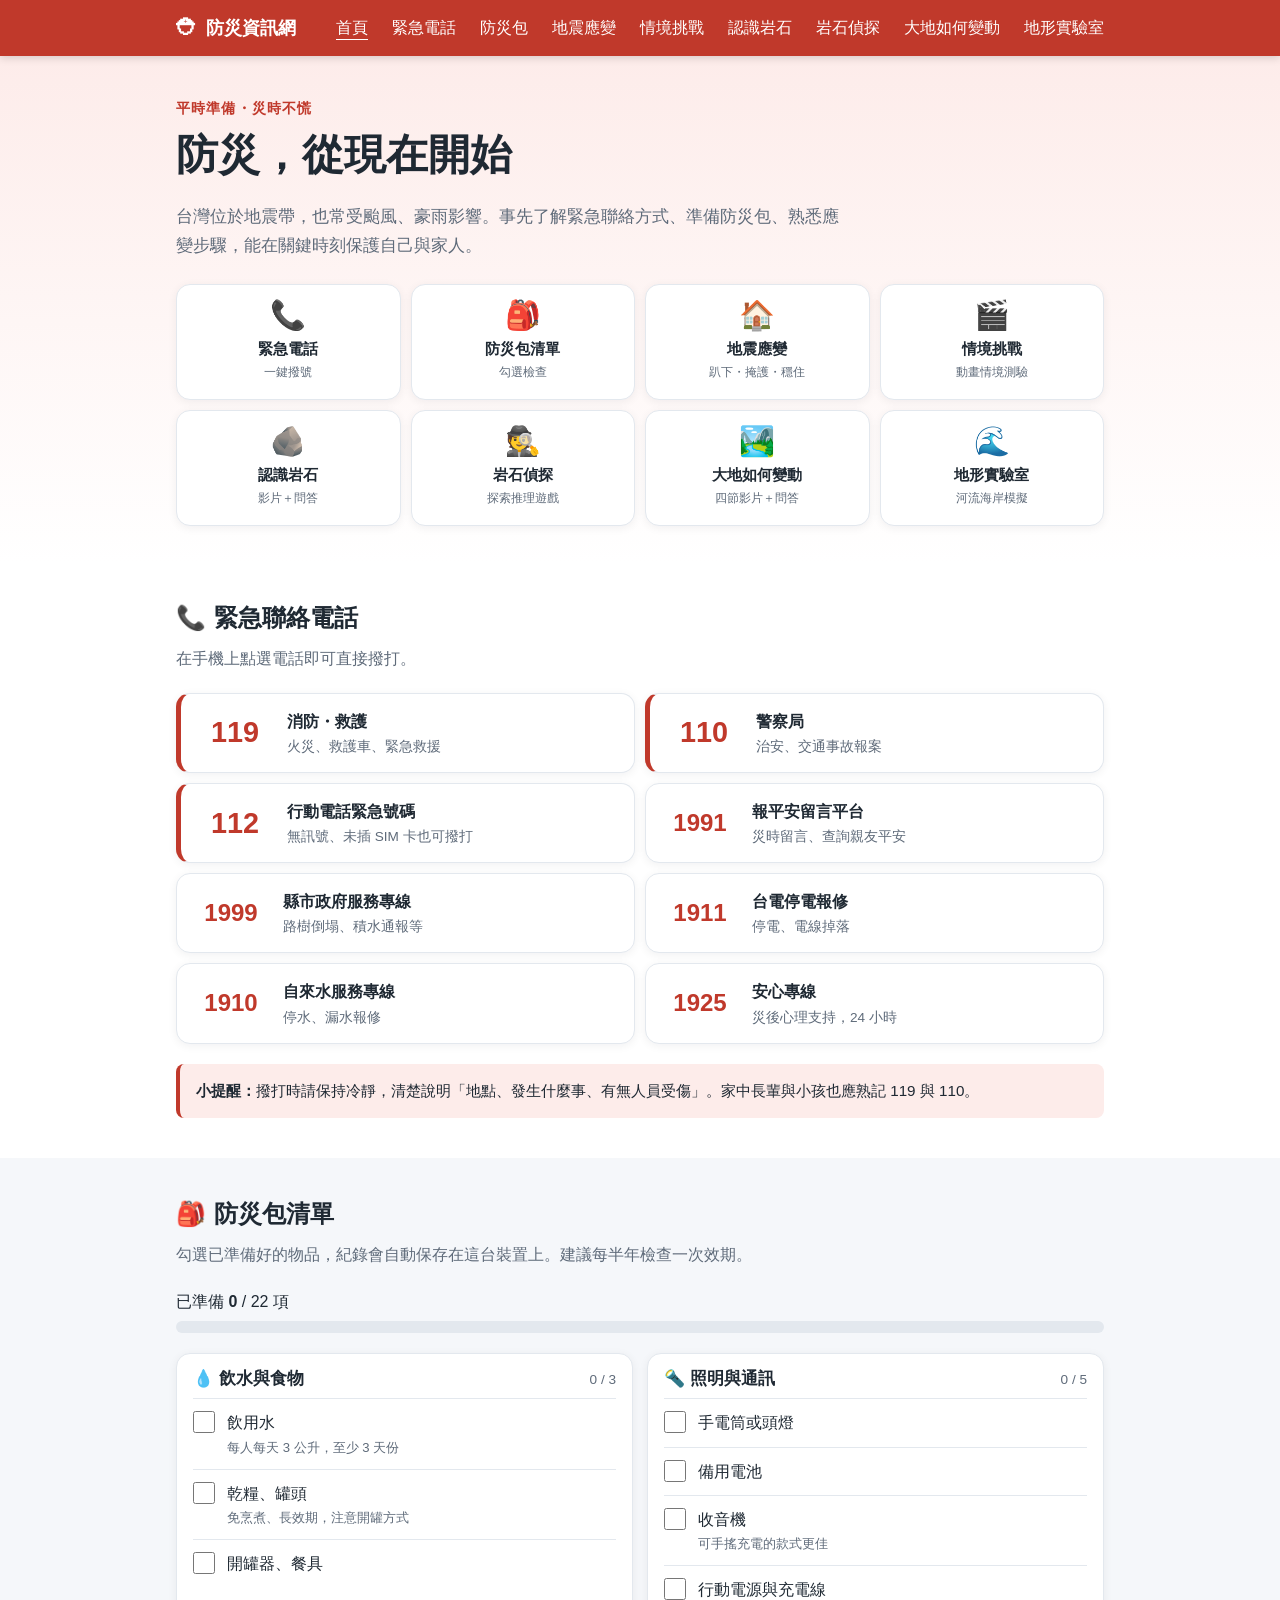
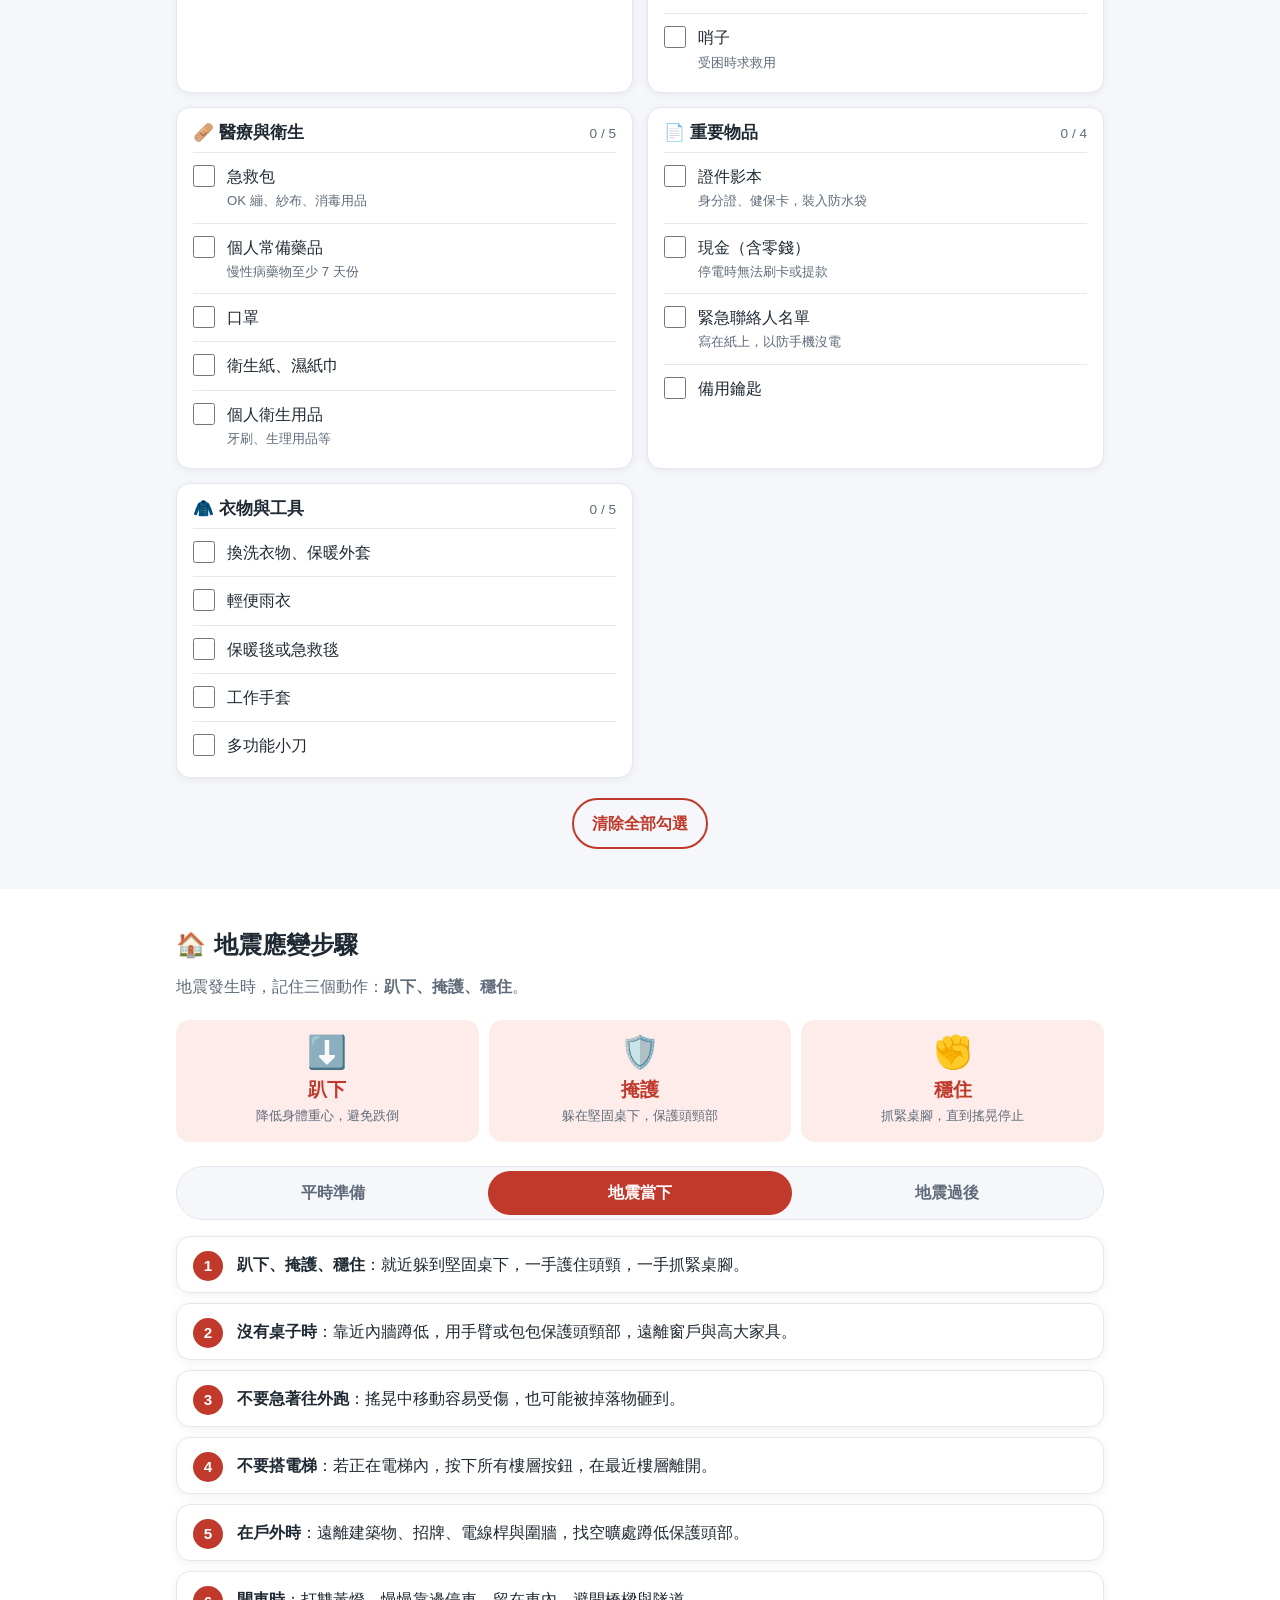
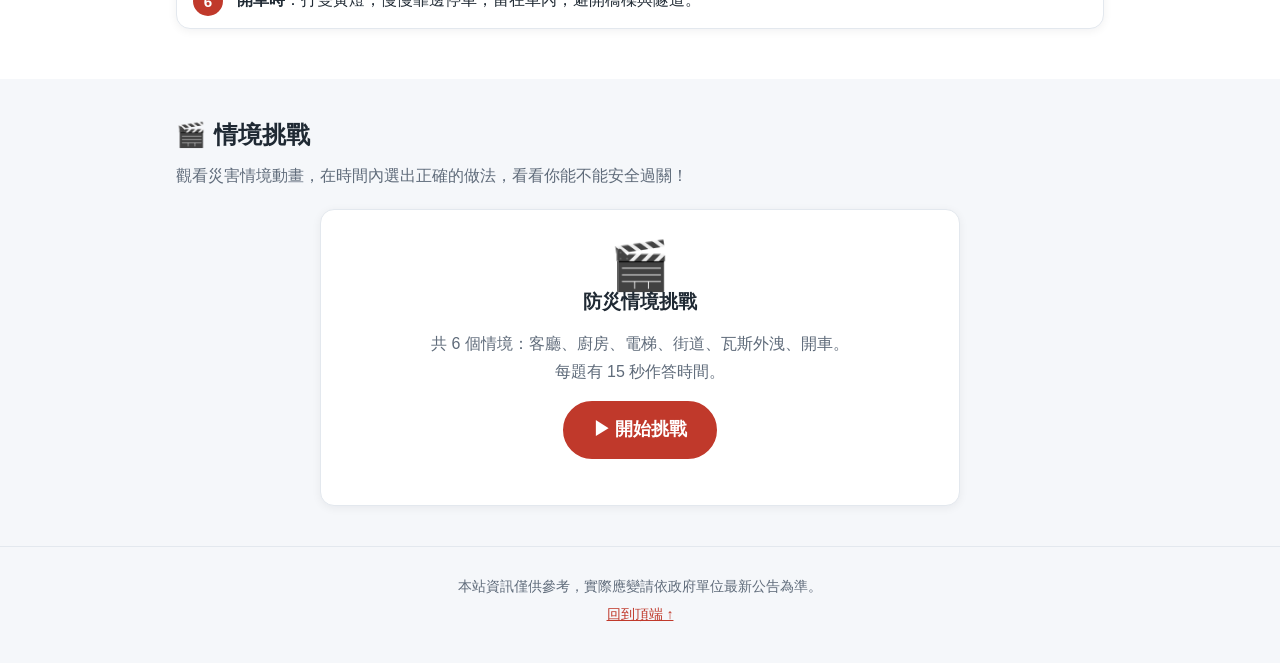
<file: index.html>
<!DOCTYPE html>
<html lang="zh-Hant-TW">
<head>
  <meta charset="UTF-8">
  <meta name="viewport" content="width=device-width, initial-scale=1, viewport-fit=cover">
  <meta name="description" content="防災資訊網：緊急聯絡電話、防災包清單、地震應變步驟，平時準備，災時不慌。">
  <meta name="theme-color" content="#c0392b">
  <title>防災資訊網</title>
  <link rel="manifest" href="manifest.webmanifest">
  <link rel="icon" href="icons/icon.svg" type="image/svg+xml">
  <link rel="icon" href="icons/favicon-32.png" sizes="32x32" type="image/png">
  <link rel="apple-touch-icon" href="icons/apple-touch-icon.png">
  <meta name="apple-mobile-web-app-capable" content="yes">
  <meta name="mobile-web-app-capable" content="yes">
  <meta name="apple-mobile-web-app-title" content="防災資訊">
  <meta name="apple-mobile-web-app-status-bar-style" content="default">
  <link rel="stylesheet" href="css/style.css">
</head>
<body>
  <a class="skip-link" href="#main">跳到主要內容</a>

  <header class="site-header">
    <div class="container header-inner">
      <a href="#home" class="logo" aria-label="防災資訊網 首頁">
        <span class="logo-mark" aria-hidden="true">⛑</span>
        <span>防災資訊網</span>
      </a>
      <button class="nav-toggle" aria-expanded="false" aria-controls="site-nav" aria-label="開啟選單">
        <span></span><span></span><span></span>
      </button>
      <nav id="site-nav" class="site-nav" aria-label="主選單">
        <ul>
          <li><a href="#home">首頁</a></li>
          <li><a href="#contacts">緊急電話</a></li>
          <li><a href="#kit">防災包</a></li>
          <li><a href="#earthquake">地震應變</a></li>
          <li><a href="#quiz">情境挑戰</a></li>
          <li><a href="rocks.html">認識岩石</a></li>
          <li><a href="rock-game.html">岩石偵探</a></li>
          <li><a href="landforms.html">大地如何變動</a></li>
          <li><a href="landforms-lab.html">地形實驗室</a></li>
        </ul>
      </nav>
    </div>
  </header>

  <main id="main">
    <!-- 首頁簡介 -->
    <section id="home" class="hero">
      <div class="container">
        <p class="eyebrow">平時準備・災時不慌</p>
        <h1>防災，從現在開始</h1>
        <p class="lead">
          台灣位於地震帶，也常受颱風、豪雨影響。事先了解緊急聯絡方式、準備防災包、熟悉應變步驟，能在關鍵時刻保護自己與家人。</p>
        <div class="install-box" id="install-box" hidden>
          <div>
            <strong>安裝成 APP</strong>
            <small id="install-hint">加到主畫面，沒有網路也能開啟。</small>
          </div>
          <button type="button" class="btn btn-primary" id="install-btn" hidden>安裝</button>
        </div>
        <div class="quick-links">
          <a class="quick-card" href="#contacts">
            <span class="quick-icon" aria-hidden="true">📞</span>
            <span class="quick-title">緊急電話</span>
            <span class="quick-desc">一鍵撥號</span>
          </a>
          <a class="quick-card" href="#kit">
            <span class="quick-icon" aria-hidden="true">🎒</span>
            <span class="quick-title">防災包清單</span>
            <span class="quick-desc">勾選檢查</span>
          </a>
          <a class="quick-card" href="#earthquake">
            <span class="quick-icon" aria-hidden="true">🏠</span>
            <span class="quick-title">地震應變</span>
            <span class="quick-desc">趴下・掩護・穩住</span>
          </a>
          <a class="quick-card" href="#quiz">
            <span class="quick-icon" aria-hidden="true">🎬</span>
            <span class="quick-title">情境挑戰</span>
            <span class="quick-desc">動畫情境測驗</span>
          </a>
          <a class="quick-card" href="rocks.html">
            <span class="quick-icon" aria-hidden="true">🪨</span>
            <span class="quick-title">認識岩石</span>
            <span class="quick-desc">影片＋問答</span>
          </a>
          <a class="quick-card" href="rock-game.html">
            <span class="quick-icon" aria-hidden="true">🕵️</span>
            <span class="quick-title">岩石偵探</span>
            <span class="quick-desc">探索推理遊戲</span>
          </a>
          <a class="quick-card" href="landforms.html">
            <span class="quick-icon" aria-hidden="true">🏞️</span>
            <span class="quick-title">大地如何變動</span>
            <span class="quick-desc">四節影片＋問答</span>
          </a>
          <a class="quick-card" href="landforms-lab.html">
            <span class="quick-icon" aria-hidden="true">🌊</span>
            <span class="quick-title">地形實驗室</span>
            <span class="quick-desc">河流海岸模擬</span>
          </a>
        </div>
      </div>
    </section>

    <!-- 緊急聯絡電話 -->
    <section id="contacts" class="section">
      <div class="container">
        <h2 class="section-title"><span aria-hidden="true">📞</span> 緊急聯絡電話</h2>
        <p class="section-desc">在手機上點選電話即可直接撥打。</p>

        <ul class="contact-grid">
          <li>
            <a class="contact-card urgent" href="tel:119">
              <span class="contact-num">119</span>
              <span class="contact-info">
                <strong>消防・救護</strong>
                <small>火災、救護車、緊急救援</small>
              </span>
            </a>
          </li>
          <li>
            <a class="contact-card urgent" href="tel:110">
              <span class="contact-num">110</span>
              <span class="contact-info">
                <strong>警察局</strong>
                <small>治安、交通事故報案</small>
              </span>
            </a>
          </li>
          <li>
            <a class="contact-card urgent" href="tel:112">
              <span class="contact-num">112</span>
              <span class="contact-info">
                <strong>行動電話緊急號碼</strong>
                <small>無訊號、未插 SIM 卡也可撥打</small>
              </span>
            </a>
          </li>
          <li>
            <a class="contact-card" href="tel:1991">
              <span class="contact-num">1991</span>
              <span class="contact-info">
                <strong>報平安留言平台</strong>
                <small>災時留言、查詢親友平安</small>
              </span>
            </a>
          </li>
          <li>
            <a class="contact-card" href="tel:1999">
              <span class="contact-num">1999</span>
              <span class="contact-info">
                <strong>縣市政府服務專線</strong>
                <small>路樹倒塌、積水通報等</small>
              </span>
            </a>
          </li>
          <li>
            <a class="contact-card" href="tel:1911">
              <span class="contact-num">1911</span>
              <span class="contact-info">
                <strong>台電停電報修</strong>
                <small>停電、電線掉落</small>
              </span>
            </a>
          </li>
          <li>
            <a class="contact-card" href="tel:1910">
              <span class="contact-num">1910</span>
              <span class="contact-info">
                <strong>自來水服務專線</strong>
                <small>停水、漏水報修</small>
              </span>
            </a>
          </li>
          <li>
            <a class="contact-card" href="tel:1925">
              <span class="contact-num">1925</span>
              <span class="contact-info">
                <strong>安心專線</strong>
                <small>災後心理支持，24 小時</small>
              </span>
            </a>
          </li>
        </ul>

        <div class="tip">
          <strong>小提醒：</strong>撥打時請保持冷靜，清楚說明「地點、發生什麼事、有無人員受傷」。家中長輩與小孩也應熟記 119 與 110。</div>
      </div>
    </section>

    <!-- 防災包清單 -->
    <section id="kit" class="section section-alt">
      <div class="container">
        <h2 class="section-title"><span aria-hidden="true">🎒</span> 防災包清單</h2>
        <p class="section-desc">勾選已準備好的物品，紀錄會自動保存在這台裝置上。建議每半年檢查一次效期。</p>

        <div class="progress-wrap" aria-live="polite">
          <div class="progress-text">
            已準備 <strong id="kit-count">0</strong> / <span id="kit-total">0</span> 項</div>
          <div class="progress-bar" role="progressbar" aria-valuemin="0" aria-valuemax="100" aria-valuenow="0" aria-label="防災包準備進度">
            <div class="progress-fill" id="kit-progress"></div>
          </div>
        </div>

        <div id="kit-list" class="kit-list">
          <!-- 由 js/main.js 依資料產生 -->
        </div>

        <div class="kit-actions">
          <button type="button" class="btn btn-outline" id="kit-reset">清除全部勾選</button>
        </div>
      </div>
    </section>

    <!-- 地震應變步驟 -->
    <section id="earthquake" class="section">
      <div class="container">
        <h2 class="section-title"><span aria-hidden="true">🏠</span> 地震應變步驟</h2>
        <p class="section-desc">地震發生時，記住三個動作：<strong>趴下、掩護、穩住</strong>。</p>

        <div class="dch">
          <div class="dch-item">
            <span class="dch-icon" aria-hidden="true">⬇️</span>
            <strong>趴下</strong>
            <small>降低身體重心，避免跌倒</small>
          </div>
          <div class="dch-item">
            <span class="dch-icon" aria-hidden="true">🛡️</span>
            <strong>掩護</strong>
            <small>躲在堅固桌下，保護頭頸部</small>
          </div>
          <div class="dch-item">
            <span class="dch-icon" aria-hidden="true">✊</span>
            <strong>穩住</strong>
            <small>抓緊桌腳，直到搖晃停止</small>
          </div>
        </div>

        <div class="tabs" role="tablist" aria-label="地震應變階段">
          <button role="tab" id="tab-before" aria-controls="panel-before" aria-selected="false" tabindex="-1">平時準備</button>
          <button role="tab" id="tab-during" aria-controls="panel-during" aria-selected="true">地震當下</button>
          <button role="tab" id="tab-after" aria-controls="panel-after" aria-selected="false" tabindex="-1">地震過後</button>
        </div>

        <div class="tab-panel" role="tabpanel" id="panel-before" aria-labelledby="tab-before" hidden>
          <ol class="steps">
            <li><strong>固定家具</strong>：書櫃、衣櫃、冰箱等高大家具用 L 型鐵片固定在牆上。</li>
            <li><strong>找出安全角落</strong>：確認家中堅固的桌子位置，遠離窗戶、玻璃與吊燈。</li>
            <li><strong>規劃逃生路線</strong>：了解住家附近的避難處所，並與家人約定集合地點。</li>
            <li><strong>準備防災包</strong>：放在出入口附近，方便隨時取用。</li>
            <li><strong>認識開關位置</strong>：知道瓦斯總開關、電源總開關、水閥的位置與關閉方式。</li>
          </ol>
        </div>

        <div class="tab-panel" role="tabpanel" id="panel-during" aria-labelledby="tab-during">
          <ol class="steps">
            <li><strong>趴下、掩護、穩住</strong>：就近躲到堅固桌下，一手護住頭頸，一手抓緊桌腳。</li>
            <li><strong>沒有桌子時</strong>：靠近內牆蹲低，用手臂或包包保護頭頸部，遠離窗戶與高大家具。</li>
            <li><strong>不要急著往外跑</strong>：搖晃中移動容易受傷，也可能被掉落物砸到。</li>
            <li><strong>不要搭電梯</strong>：若正在電梯內，按下所有樓層按鈕，在最近樓層離開。</li>
            <li><strong>在戶外時</strong>：遠離建築物、招牌、電線桿與圍牆，找空曠處蹲低保護頭部。</li>
            <li><strong>開車時</strong>：打雙黃燈，慢慢靠邊停車，留在車內，避開橋樑與隧道。</li>
          </ol>
        </div>

        <div class="tab-panel" role="tabpanel" id="panel-after" aria-labelledby="tab-after" hidden>
          <ol class="steps">
            <li><strong>檢查自己與家人</strong>：確認有無受傷，必要時進行簡單包紮。</li>
            <li><strong>小心餘震</strong>：保持警覺，餘震來時同樣「趴下、掩護、穩住」。</li>
            <li><strong>檢查瓦斯與電線</strong>：聞到瓦斯味勿開關電器或點火，打開門窗後關閉總開關並離開。</li>
            <li><strong>穿鞋再移動</strong>：避免被碎玻璃割傷；走樓梯，不要搭電梯。</li>
            <li><strong>收聽官方資訊</strong>：透過收音機、手機接收中央氣象署與政府發布的訊息，勿轉傳未證實消息。</li>
            <li><strong>報平安</strong>：電話線路擁塞時，可撥 1991 留言或使用簡訊、社群報平安。</li>
          </ol>
        </div>
      </div>
    </section>

    <!-- 情境挑戰 -->
    <section id="quiz" class="section section-alt">
      <div class="container">
        <h2 class="section-title"><span aria-hidden="true">🎬</span> 情境挑戰</h2>
        <p class="section-desc">觀看災害情境動畫，在時間內選出正確的做法，看看你能不能安全過關！</p>

        <div class="quiz">
          <div class="quiz-start">
            <div class="quiz-start-icon" aria-hidden="true">🎬</div>
            <h3>防災情境挑戰</h3>
            <p>共 6 個情境：客廳、廚房、電梯、街道、瓦斯外洩、開車。<br>每題有 15 秒作答時間。</p>
            <button type="button" class="btn btn-primary btn-lg" id="quiz-start">▶ 開始挑戰</button>
            <p class="quiz-best" id="quiz-best"></p>
          </div>

          <div class="quiz-play" hidden>
            <div class="quiz-top">
              <span>第 <strong id="quiz-progress">1 / 6</strong> 題</span>
              <span>答對 <strong id="quiz-score">0</strong> 題</span>
            </div>

            <div class="stage">
              <svg viewBox="0 0 320 200" role="img" aria-label="情境動畫"></svg>
              <div class="stage-caption" aria-live="polite"></div>
              <div class="stage-badge" aria-hidden="true"></div>
            </div>
            <div class="timer" hidden><div class="timer-fill"></div></div>

            <h3 class="quiz-q" aria-live="polite" hidden></h3>
            <div class="choices"></div>

            <div class="feedback" hidden aria-live="polite">
              <p class="feedback-title"></p>
              <p class="feedback-text"></p>
              <div class="feedback-actions">
                <button type="button" class="btn btn-primary" id="quiz-next">下一題 →</button>
              </div>
            </div>
            <div class="quiz-tools">
              <button type="button" class="link-btn" id="quiz-replay">↻ 重播這個情境</button>
            </div>
          </div>

          <div class="quiz-end" hidden>
            <p class="quiz-end-label">你的成績</p>
            <p class="quiz-final" id="quiz-final"></p>
            <p id="quiz-final-msg"></p>
            <ul class="quiz-review"></ul>
            <button type="button" class="btn btn-primary btn-lg" id="quiz-again">再挑戰一次</button>
          </div>
        </div>
      </div>
    </section>
  </main>

  <footer class="site-footer">
    <div class="container">
      <p>本站資訊僅供參考，實際應變請依政府單位最新公告為準。</p>
      <p><a href="#home">回到頂端 ↑</a></p>
    </div>
  </footer>

  <script src="js/main.js"></script>
  <script src="js/quiz.js"></script>
</body>
</html>
</file>
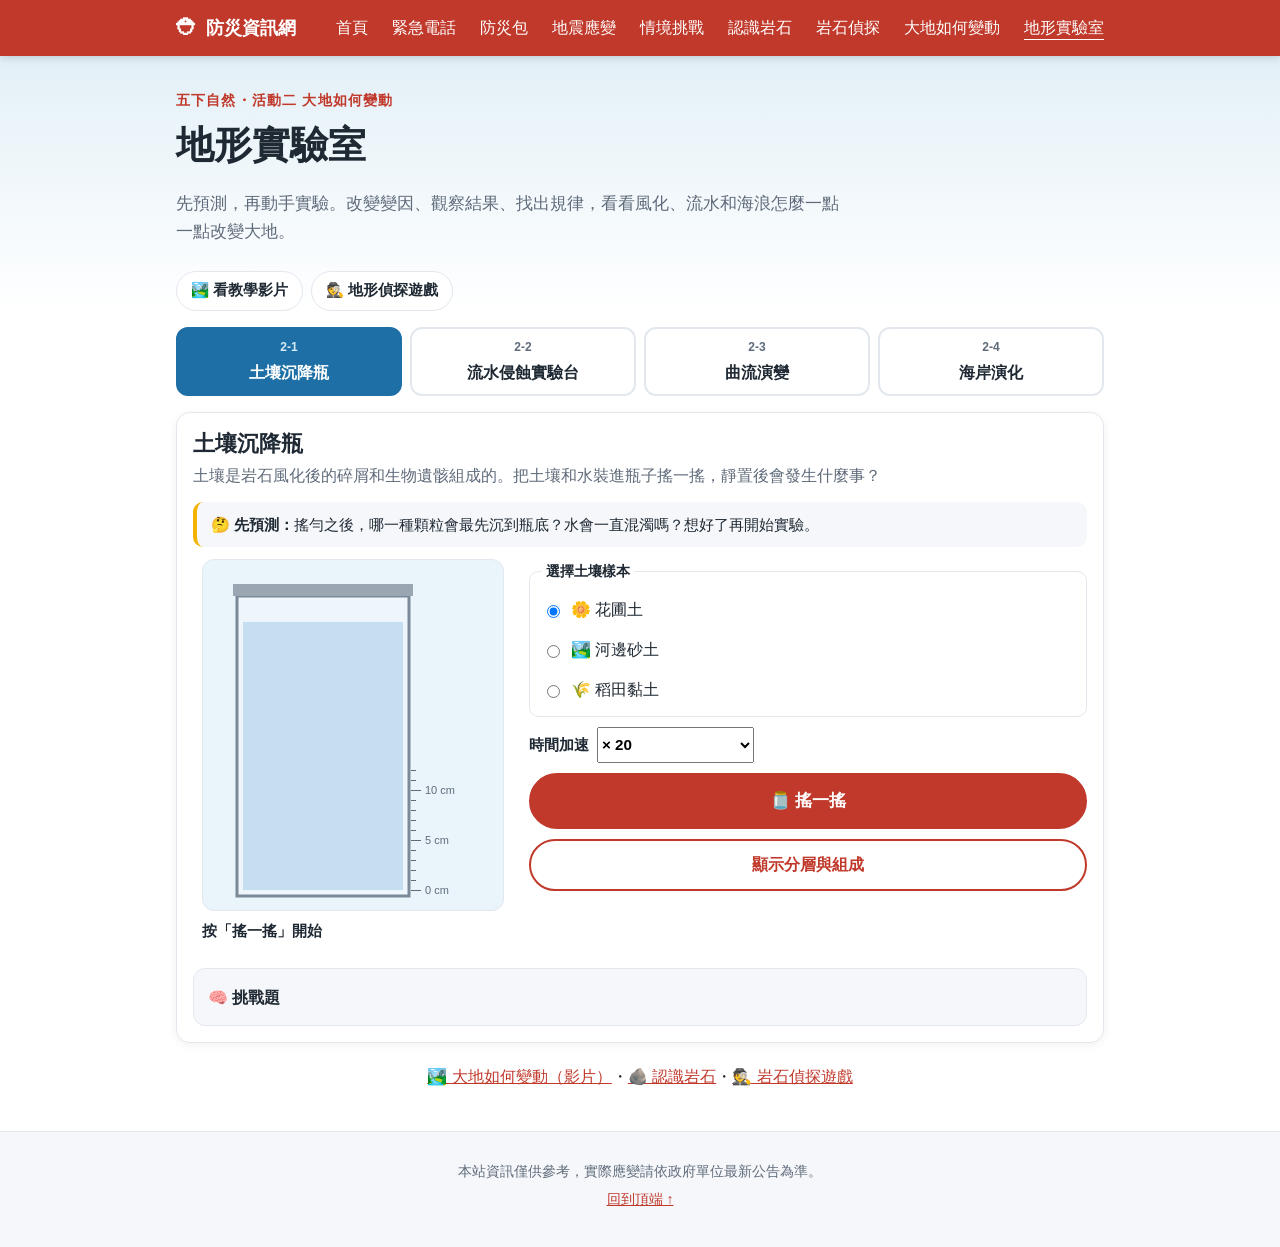
<file: landforms-lab.html>
<!DOCTYPE html>
<html lang="zh-Hant-TW">
<head>
  <meta charset="UTF-8">
  <meta name="viewport" content="width=device-width, initial-scale=1, viewport-fit=cover">
  <meta name="description" content="地形實驗室：土壤沉降瓶、流水侵蝕實驗台、曲流演變、海岸演化與突堤效應，五下自然「大地如何變動」互動模擬器。">
  <meta name="theme-color" content="#c0392b">
  <title>地形實驗室｜防災資訊網</title>
  <link rel="manifest" href="manifest.webmanifest">
  <link rel="icon" href="icons/icon.svg" type="image/svg+xml">
  <link rel="icon" href="icons/favicon-32.png" sizes="32x32" type="image/png">
  <link rel="apple-touch-icon" href="icons/apple-touch-icon.png">
  <meta name="apple-mobile-web-app-capable" content="yes">
  <meta name="mobile-web-app-capable" content="yes">
  <meta name="apple-mobile-web-app-title" content="防災資訊">
  <link rel="stylesheet" href="css/style.css">
  <link rel="stylesheet" href="css/landforms-lab.css">
</head>
<body>
  <a class="skip-link" href="#main">跳到主要內容</a>

  <header class="site-header">
    <div class="container header-inner">
      <a href="index.html" class="logo" aria-label="防災資訊網 首頁">
        <span class="logo-mark" aria-hidden="true">⛑</span>
        <span>防災資訊網</span>
      </a>
      <button class="nav-toggle" aria-expanded="false" aria-controls="site-nav" aria-label="開啟選單">
        <span></span><span></span><span></span>
      </button>
      <nav id="site-nav" class="site-nav" aria-label="主選單">
        <ul>
          <li><a href="index.html">首頁</a></li>
          <li><a href="index.html#contacts">緊急電話</a></li>
          <li><a href="index.html#kit">防災包</a></li>
          <li><a href="index.html#earthquake">地震應變</a></li>
          <li><a href="index.html#quiz">情境挑戰</a></li>
          <li><a href="rocks.html">認識岩石</a></li>
          <li><a href="rock-game.html">岩石偵探</a></li>
          <li><a href="landforms.html">大地如何變動</a></li>
          <li><a href="landforms-lab.html" class="active" aria-current="page">地形實驗室</a></li>
        </ul>
      </nav>
    </div>
  </header>

  <main id="main">
    <section class="lab-hero">
      <div class="container">
        <p class="eyebrow">五下自然・活動二 大地如何變動</p>
        <h1>地形實驗室</h1>
        <p class="lead">先預測，再動手實驗。改變變因、觀察結果、找出規律，看看風化、流水和海浪怎麼一點一點改變大地。</p>
        <nav class="page-jump lab-jump" aria-label="相關內容">
          <a href="landforms.html">🏞️ 看教學影片</a>
          <a href="rock-game.html">🕵️ 地形偵探遊戲</a>
        </nav>
      </div>
    </section>

    <section class="section lab-section">
      <div class="container">
        <div class="lab-tabs" role="tablist" aria-label="選擇實驗">
          <button type="button" class="lab-tab" role="tab" data-lab="soil" id="tab-soil" aria-controls="lab-soil"><span class="tab-num">2-1</span>土壤沉降瓶</button>
          <button type="button" class="lab-tab" role="tab" data-lab="water" id="tab-water" aria-controls="lab-water"><span class="tab-num">2-2</span>流水侵蝕實驗台</button>
          <button type="button" class="lab-tab" role="tab" data-lab="meander" id="tab-meander" aria-controls="lab-meander"><span class="tab-num">2-3</span>曲流演變</button>
          <button type="button" class="lab-tab" role="tab" data-lab="coast" id="tab-coast" aria-controls="lab-coast"><span class="tab-num">2-4</span>海岸演化</button>
        </div>

        <!-- A 土壤沉降瓶 -->
        <article class="lab-panel" id="lab-soil" role="tabpanel" aria-labelledby="tab-soil" hidden>
          <header class="lab-head">
            <h2>土壤沉降瓶</h2>
            <p>土壤是岩石風化後的碎屑和生物遺骸組成的。把土壤和水裝進瓶子搖一搖，靜置後會發生什麼事？</p>
          </header>
          <div class="predict">
            <strong>🤔 先預測：</strong>搖勻之後，哪一種顆粒會最先沉到瓶底？水會一直混濁嗎？想好了再開始實驗。
          </div>
          <div class="lab-body">
            <div class="lab-stage narrow">
              <canvas id="soil-canvas" width="300" height="350" role="img" aria-label="土壤沉降瓶模擬：顆粒依大小沉澱分層"></canvas>
              <p class="lab-status" id="soil-time" aria-live="polite"></p>
            </div>
            <div class="lab-controls">
              <fieldset>
                <legend>選擇土壤樣本</legend>
                <label><input type="radio" name="soil-sample" value="garden" checked> 🌼 花圃土</label>
                <label><input type="radio" name="soil-sample" value="river"> 🏞️ 河邊砂土</label>
                <label><input type="radio" name="soil-sample" value="paddy"> 🌾 稻田黏土</label>
              </fieldset>
              <label class="field">時間加速
                <select id="soil-speed">
                  <option value="5">× 5</option>
                  <option value="20" selected>× 20</option>
                  <option value="80">× 80（看黏土沉澱）</option>
                </select>
              </label>
              <button type="button" class="btn btn-primary btn-lg" id="soil-shake">🫙 搖一搖</button>
              <button type="button" class="btn btn-outline" id="soil-reveal">顯示分層與組成</button>
              <div class="lab-result" id="soil-result" hidden></div>
            </div>
          </div>
          <details class="think">
            <summary>🧠 挑戰題</summary>
            <ol>
              <li>三種土壤沉澱後，各層的厚度有什麼不同？哪一種最適合種菜？為什麼？
                <button type="button" class="think-reveal">看參考答案</button>
                <p class="answer" hidden>花圃土的砂、粉砂、黏土比例較平均，又有腐植質，排水和保水都不錯，最適合種菜。河邊砂土砂太多、留不住水和養分；稻田黏土黏土太多、透氣和排水差，但很適合需要淹水的水稻。</p></li>
              <li>月球表面有一層細細的「月壤」，它和地球的土壤最大的不同是什麼？
                <button type="button" class="think-reveal">看參考答案</button>
                <p class="answer" hidden>月壤是隕石撞擊和溫差讓岩石碎裂形成的，但月球沒有生物，所以沒有腐植質；也沒有水和空氣造成的化學風化。地球的土壤是「岩石碎屑＋生物遺骸」，月壤只有岩石碎屑。</p></li>
              <li>大雨後河水常常變得混濁好幾天，和這個實驗有什麼關係？
                <button type="button" class="think-reveal">看參考答案</button>
                <p class="answer" hidden>河水裡懸浮著很細的黏土和粉砂，它們沉得非常慢，所以河水會混濁很久。水流越慢的地方（例如河口、水庫），細顆粒才會慢慢沉積下來，這也是水庫淤積的原因。</p></li>
            </ol>
          </details>
        </article>

        <!-- B 流水侵蝕實驗台 -->
        <article class="lab-panel" id="lab-water" role="tabpanel" aria-labelledby="tab-water" hidden>
          <header class="lab-head">
            <h2>流水侵蝕實驗台</h2>
            <p>課本改變了「坡度」。真正的科學家還會測試哪些變因？調整設定、澆水，比較沖下來的泥沙量和溝的深度。</p>
          </header>
          <div class="predict">
            <strong>🔬 公平測試：</strong>想知道某個變因的影響，<em>一次只改變一個變因</em>，其他保持不變。表格會幫你檢查！
          </div>
          <div class="lab-stage wide">
            <canvas id="water-canvas" width="640" height="300" role="img" aria-label="流水侵蝕實驗台：水從土堆上方流下，侵蝕坡面並在盤中堆積"></canvas>
          </div>
          <div class="water-controls">
            <label class="field">坡度：<strong id="w-slope-val">中</strong>
              <input type="range" id="w-slope" min="1" max="3" step="1" value="2">
            </label>
            <label class="field">水量：<strong id="w-flow-val">中</strong>
              <input type="range" id="w-flow" min="1" max="3" step="1" value="2">
            </label>
            <label class="check"><input type="checkbox" id="w-veg"> 🌱 坡面種草</label>
            <label class="check"><input type="checkbox" id="w-coarse"> 🪨 粗礫比較多</label>
            <button type="button" class="btn btn-primary btn-lg" id="w-run">💧 開始澆水</button>
            <button type="button" class="btn btn-outline" id="w-reset">重設土堆</button>
          </div>
          <p class="lab-status" id="w-status" aria-live="polite"></p>
          <div class="table-wrap">
            <table class="trials" id="w-trials">
              <caption>實驗紀錄表</caption>
              <thead><tr><th>次</th><th>坡度</th><th>水量</th><th>地表</th><th>顆粒</th><th>沖下的泥沙</th><th>溝深（cm）</th></tr></thead>
              <tbody></tbody>
            </table>
          </div>
          <button type="button" class="link-btn" id="w-clear">清除紀錄</button>
          <details class="think">
            <summary>🧠 挑戰題</summary>
            <ol>
              <li>根據你的紀錄，哪個變因對「沖下的泥沙量」影響最大？你的證據是哪兩次試驗？
                <button type="button" class="think-reveal">看參考答案</button>
                <p class="answer" hidden>答案要引用「只差一個變因」的兩次試驗來比較。通常坡度和植被的影響最明顯：坡度越陡、流速越快，侵蝕和搬運越強；有植物時根會抓住土壤、葉子減緩水流，泥沙量大幅減少。</p></li>
              <li>為什麼山坡地開發後常發生土石流？從實驗結果提出一個防災建議。
                <button type="button" class="think-reveal">看參考答案</button>
                <p class="answer" hidden>開發時砍掉植物，等於把「種草」改成「裸露」，坡面更容易被侵蝕；豪雨又等於「水量大」。建議：保留或種植植物（水土保持）、做好排水、避免在陡坡開發。</p></li>
              <li>粗礫多的土堆為什麼比較不容易被沖走？這和河流上游為什麼有很多大石頭有什麼關係？
                <button type="button" class="think-reveal">看參考答案</button>
                <p class="answer" hidden>顆粒越大越重，需要越快的水流才搬得動。上游坡陡、流速快，細顆粒都被帶走，只留下大石頭；到了下游流速變慢，連小顆粒也會沉積下來。</p></li>
            </ol>
          </details>
        </article>

        <!-- C 曲流演變 -->
        <article class="lab-panel" id="lab-meander" role="tabpanel" aria-labelledby="tab-meander" hidden>
          <header class="lab-head">
            <h2>曲流演變</h2>
            <p>河流在平坦的下游常常彎來彎去。播放時間，觀察凹岸和凸岸怎麼變化，河道最後會發生什麼事？</p>
          </header>
          <div class="predict">
            <strong>🤔 先預測：</strong>彎曲的河道會慢慢變直，還是越來越彎？如果越來越彎，最後會怎樣？
          </div>
          <div class="lab-stage wide">
            <canvas id="meander-canvas" width="640" height="360" role="img" aria-label="曲流演變模擬：河道凹岸侵蝕、凸岸堆積，彎曲過度時截彎形成牛軛湖"></canvas>
            <p class="lab-toast" id="m-msg" role="status" hidden></p>
          </div>
          <div class="meander-controls">
            <button type="button" class="btn btn-primary btn-lg" id="m-play">▶ 播放</button>
            <label class="field">速度 <input type="range" id="m-speed" min="1" max="6" value="2"></label>
            <label class="check"><input type="checkbox" id="m-labels" checked> 標示凹岸／凸岸</label>
            <button type="button" class="btn btn-outline" id="m-cut">🏗️ 人工截彎取直</button>
            <button type="button" class="btn btn-outline" id="m-reset">重新開始</button>
          </div>
          <p class="lab-stats">經過約 <strong id="m-years">0</strong> 年・截彎 <strong id="m-oxbows">0</strong> 次</p>
          <p class="legend"><span class="sw" style="background:#3f8fd0"></span>河道 <span class="sw" style="background:#e8d3a0"></span>凸岸沙洲（堆積） <span class="sw" style="background:#7aa7c9"></span>牛軛湖 <span class="sw" style="background:#8fb87a"></span>舊河道痕跡</p>
          <details class="think">
            <summary>🧠 挑戰題</summary>
            <ol>
              <li>如果要在河邊蓋房子，你會選凹岸還是凸岸？為什麼？
                <button type="button" class="think-reveal">看參考答案</button>
                <p class="answer" hidden>凸岸。凹岸水流快、不斷被侵蝕，河岸會一直後退，房子可能被掏空；凸岸水流慢、泥沙堆積，地面反而會增加。但河道會移動，長期來看都要注意洪水風險。</p></li>
              <li>牛軛湖為什麼會隨著時間慢慢消失？
                <button type="button" class="think-reveal">看參考答案</button>
                <p class="answer" hidden>牛軛湖和河道分開後，沒有水流帶走泥沙，洪水時帶來的泥沙和湖中的植物遺骸慢慢堆積，湖越來越淺，最後變成沼澤、再變成陸地。</p></li>
              <li>基隆河曾經「截彎取直」來減少淹水。截彎取直有什麼好處和壞處？
                <button type="button" class="think-reveal">看參考答案</button>
                <p class="answer" hidden>好處：河道變短，洪水能更快流走，減少淹水，也多出可利用的土地。壞處：流速變快，下游侵蝕和洪峰可能增加；原本的濕地、生物棲地消失；河流仍會想恢復彎曲，需要長期維護堤防。</p></li>
            </ol>
          </details>
        </article>

        <!-- D 海岸演化 -->
        <article class="lab-panel" id="lab-coast" role="tabpanel" aria-labelledby="tab-coast" hidden>
          <header class="lab-head">
            <h2>海岸演化</h2>
            <p>海蝕洞、海蝕門、海蝕柱其實是同一個岬角在不同時間的樣子。拖動時間軸，把課本裡的照片排出順序！</p>
          </header>
          <div class="coast-subtabs" role="tablist" aria-label="海岸實驗">
            <button type="button" class="coast-subtab" data-sub="erosion" aria-selected="true">🌊 海蝕地形演化</button>
            <button type="button" class="coast-subtab" data-sub="jetty" aria-selected="false">🧱 突堤效應</button>
          </div>

          <div id="coast-erosion">
            <div class="predict">
              <strong>🤔 先預測：</strong>金山的燭臺雙嶼現在是「海蝕柱」，再過幾千年，它可能變成什麼樣子？
            </div>
            <div class="lab-stage wide">
              <svg id="c-svg" viewBox="0 0 640 300" role="img" aria-label="岬角受海浪侵蝕的演化過程"></svg>
            </div>
            <div class="coast-controls">
              <label class="field slider-field">時間：<strong id="c-years">現在</strong>
                <input type="range" id="c-stage" min="0" max="5" step="1" value="0" aria-label="時間">
              </label>
              <fieldset class="inline">
                <legend>岩石</legend>
                <label><input type="radio" name="c-rock" value="soft" checked> 較軟（砂岩）</label>
                <label><input type="radio" name="c-rock" value="hard"> 較硬（安山岩）</label>
              </fieldset>
            </div>
            <div class="stage-card">
              <h3 id="c-name"></h3>
              <p id="c-desc"></p>
              <p class="stage-ex" id="c-ex"></p>
            </div>
          </div>

          <div id="coast-jetty" hidden>
            <div class="predict">
              <strong>🤔 先預測：</strong>在海邊蓋一道伸進海裡的突堤，突堤左右兩邊的沙灘會怎麼變化？
            </div>
            <div class="lab-stage wide">
              <svg id="j-svg" viewBox="0 0 640 300" role="img" aria-label="突堤效應：上游堆積、下游侵蝕"></svg>
            </div>
            <div class="coast-controls">
              <label class="check"><input type="checkbox" id="c-jetty"> 🧱 建造突堤</label>
              <label class="field slider-field">時間：<strong id="c-time-val">剛建好</strong>
                <input type="range" id="c-time" min="0" max="10" step="1" value="0" aria-label="建好後經過的時間">
              </label>
            </div>
            <p class="lab-status" id="j-note" aria-live="polite"></p>
          </div>

          <details class="think">
            <summary>🧠 挑戰題</summary>
            <ol>
              <li>同一個岬角，為什麼有的地方先被挖成海蝕洞，有的地方卻沒有？
                <button type="button" class="think-reveal">看參考答案</button>
                <p class="answer" hidden>岩石有裂縫（節理）或比較軟的地方，抵抗力弱，海浪會優先從那裡侵蝕。這叫「差異侵蝕」，野柳的豆腐岩、女王頭也是這樣形成的。</p></li>
              <li>硬的岩石和軟的岩石，哪一種海岸會形成「岬角」？哪一種會形成「海灣」？
                <button type="button" class="think-reveal">看參考答案</button>
                <p class="answer" hidden>硬岩抵抗侵蝕，凸出成為岬角；軟岩被侵蝕得快，凹進去成為海灣。海浪在岬角集中侵蝕、在海灣比較平緩，沙子堆積成沙灘，形成台灣北部常見的「岬灣海岸」。</p></li>
              <li>為了保護海岸而蓋的突堤或消波塊，可能帶來什麼新問題？你會怎麼取捨？
                <button type="button" class="think-reveal">看參考答案</button>
                <p class="answer" hidden>突堤會攔住沿岸流帶來的沙子，造成下游海岸缺沙、後退（突堤效應）；消波塊也會改變海浪和沙子的移動，並影響景觀與生態。取捨時要考慮整段海岸，而不是只保護一個點，也可以用「養灘」（補沙）等方法。</p></li>
            </ol>
          </details>
        </article>

        <p class="lab-links"><a href="landforms.html">🏞️ 大地如何變動（影片）</a>・<a href="rocks.html">🪨 認識岩石</a>・<a href="rock-game.html">🕵️ 岩石偵探遊戲</a></p>
      </div>
    </section>
  </main>

  <footer class="site-footer">
    <div class="container">
      <p>本站資訊僅供參考，實際應變請依政府單位最新公告為準。</p>
      <p><a href="#main">回到頂端 ↑</a></p>
    </div>
  </footer>

  <script src="js/main.js"></script>
  <script src="js/landforms-lab.js"></script>
</body>
</html>
</file>
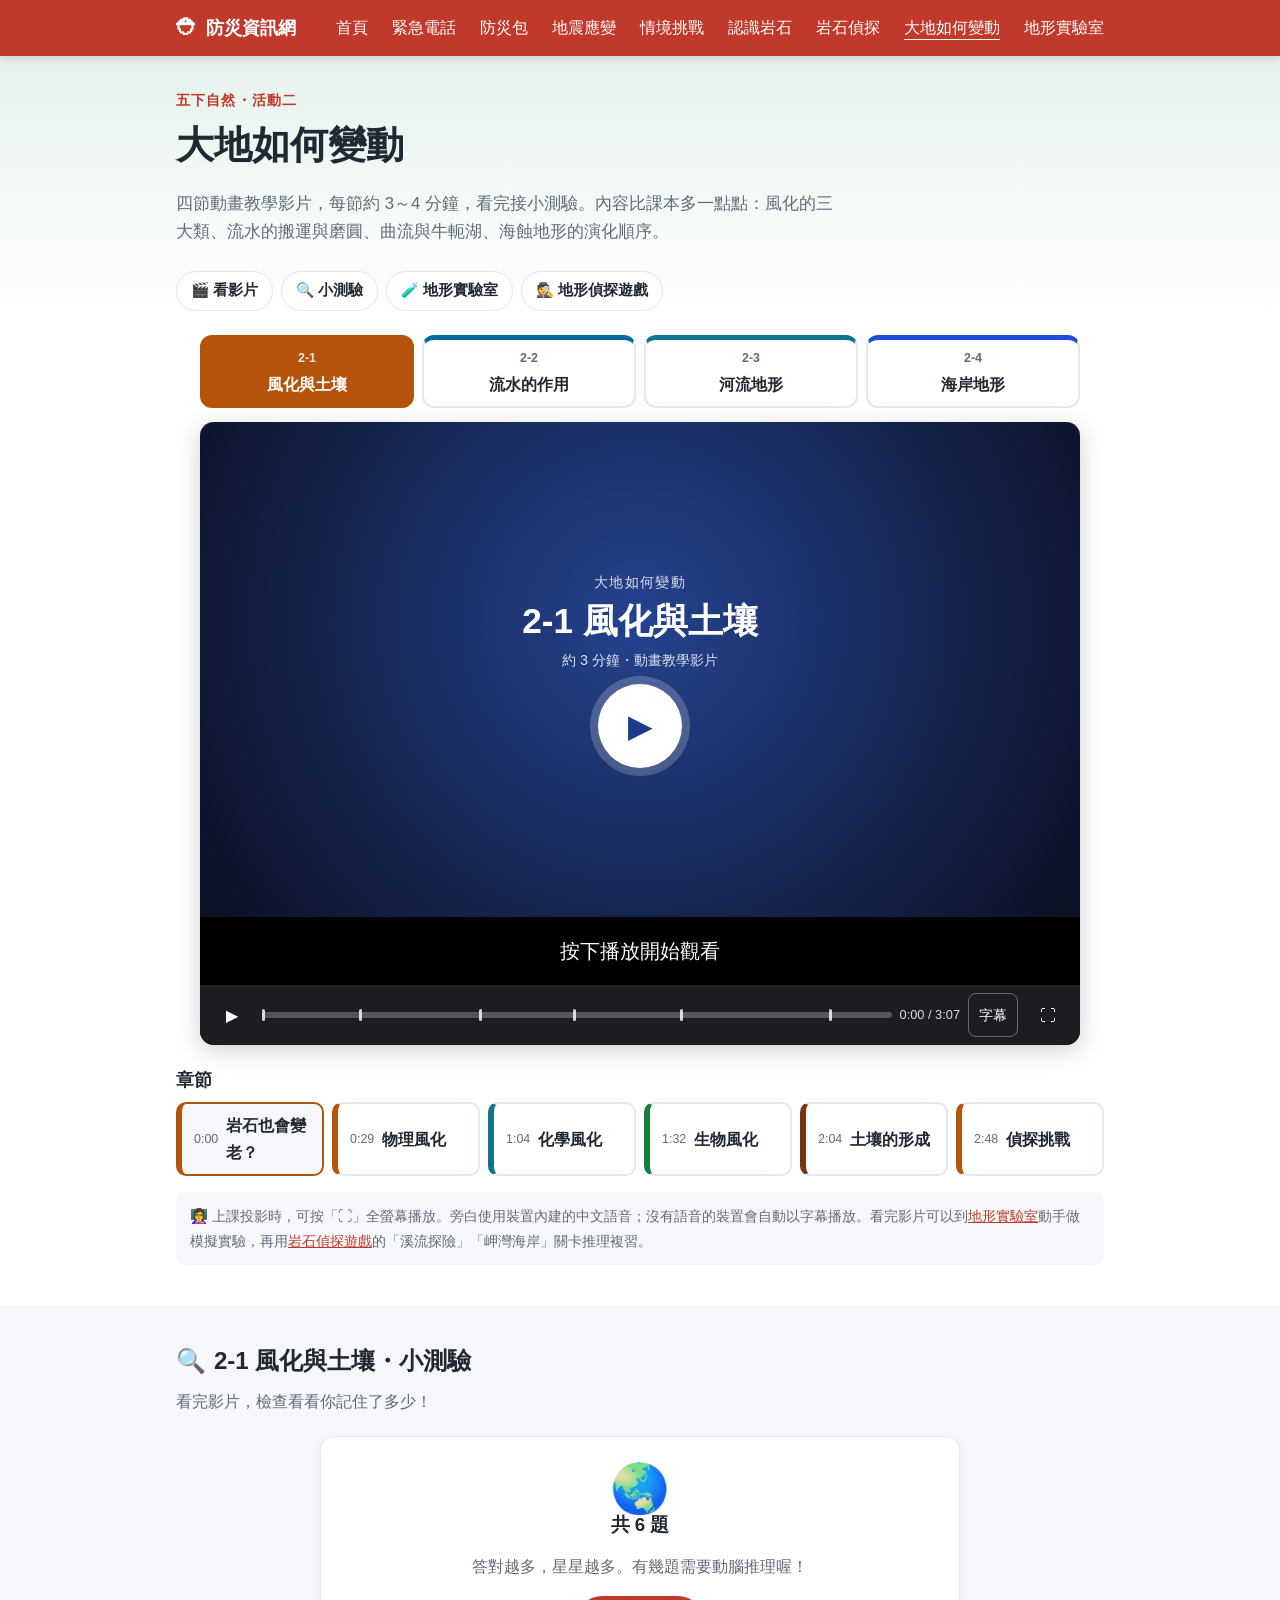
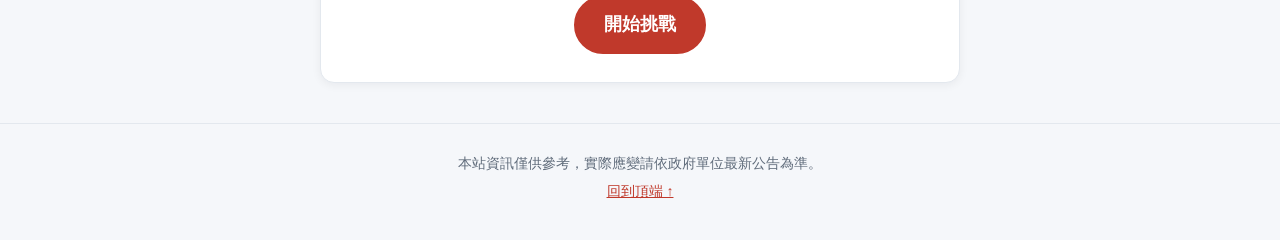
<file: landforms.html>
<!DOCTYPE html>
<html lang="zh-Hant-TW">
<head>
  <meta charset="UTF-8">
  <meta name="viewport" content="width=device-width, initial-scale=1, viewport-fit=cover">
  <meta name="description" content="大地如何變動：風化與土壤、流水的作用、河流地形、海岸地形四節動畫教學影片與互動問答（五下自然）。">
  <meta name="theme-color" content="#c0392b">
  <title>大地如何變動｜防災資訊網</title>
  <link rel="manifest" href="manifest.webmanifest">
  <link rel="icon" href="icons/icon.svg" type="image/svg+xml">
  <link rel="icon" href="icons/favicon-32.png" sizes="32x32" type="image/png">
  <link rel="apple-touch-icon" href="icons/apple-touch-icon.png">
  <meta name="apple-mobile-web-app-capable" content="yes">
  <meta name="mobile-web-app-capable" content="yes">
  <meta name="apple-mobile-web-app-title" content="防災資訊">
  <link rel="stylesheet" href="css/style.css">
  <link rel="stylesheet" href="css/rocks.css">
  <link rel="stylesheet" href="css/landforms.css">
</head>
<body class="lf-page">
  <a class="skip-link" href="#main">跳到主要內容</a>

  <header class="site-header">
    <div class="container header-inner">
      <a href="index.html" class="logo" aria-label="防災資訊網 首頁">
        <span class="logo-mark" aria-hidden="true">⛑</span>
        <span>防災資訊網</span>
      </a>
      <button class="nav-toggle" aria-expanded="false" aria-controls="site-nav" aria-label="開啟選單">
        <span></span><span></span><span></span>
      </button>
      <nav id="site-nav" class="site-nav" aria-label="主選單">
        <ul>
          <li><a href="index.html">首頁</a></li>
          <li><a href="index.html#contacts">緊急電話</a></li>
          <li><a href="index.html#kit">防災包</a></li>
          <li><a href="index.html#earthquake">地震應變</a></li>
          <li><a href="index.html#quiz">情境挑戰</a></li>
          <li><a href="rocks.html">認識岩石</a></li>
          <li><a href="rock-game.html">岩石偵探</a></li>
          <li><a href="landforms.html" class="active" aria-current="page">大地如何變動</a></li>
          <li><a href="landforms-lab.html">地形實驗室</a></li>
        </ul>
      </nav>
    </div>
  </header>

  <main id="main">
    <section class="lf-hero">
      <div class="container">
        <p class="eyebrow">五下自然・活動二</p>
        <h1>大地如何變動</h1>
        <p class="lead">四節動畫教學影片，每節約 3～4 分鐘，看完接小測驗。內容比課本多一點點：風化的三大類、流水的搬運與磨圓、曲流與牛軛湖、海蝕地形的演化順序。</p>
        <nav class="page-jump" aria-label="本頁內容">
          <a href="#video">🎬 看影片</a>
          <a href="#lesson-quiz">🔍 小測驗</a>
          <a href="landforms-lab.html">🧪 地形實驗室</a>
          <a href="rock-game.html">🕵️ 地形偵探遊戲</a>
        </nav>
      </div>
    </section>

    <section id="video" class="section">
      <div class="container">
        <div class="lesson-picker" role="tablist" aria-label="選擇課次"></div>

        <div class="player" tabindex="0" aria-label="大地如何變動動畫影片">
          <div class="player-stage">
            <svg viewBox="0 0 320 180" role="img" aria-label="影片畫面"></svg>

            <div class="player-cover">
              <p class="cover-kicker">大地如何變動</p>
              <h2 id="cover-title">2-1 風化與土壤</h2>
              <p class="cover-meta"><span id="vp-total">約 4 分鐘</span>・動畫教學影片</p>
              <button type="button" class="big-play" id="vp-start" aria-label="播放影片">▶</button>
            </div>

            <div class="player-end" hidden>
              <h2>影片結束！</h2>
              <p>準備好接受挑戰了嗎？</p>
              <div class="end-actions">
                <a class="btn btn-primary btn-lg" href="#lesson-quiz" id="vp-to-quiz">開始問答 →</a>
                <button type="button" class="btn btn-ghost" id="vp-replay">↻ 重看一次</button>
                <a class="btn btn-ghost" href="rock-game.html">🕵️ 玩偵探遊戲</a>
              </div>
            </div>
          </div>

          <p class="subtitle" aria-live="polite"></p>
          <div class="player-controls">
            <button type="button" class="vp-btn" id="vp-play" aria-label="播放">▶</button>
            <div class="vp-progress" role="slider" tabindex="0" aria-label="影片進度" aria-valuemin="0" aria-valuenow="0">
              <div class="vp-track"><div class="vp-fill"></div></div>
              <div class="vp-marks"></div>
            </div>
            <span class="vp-time" id="vp-time">0:00</span>
            <button type="button" class="vp-btn vp-toggle" id="vp-voice" aria-pressed="false" hidden>🔇 旁白</button>
            <button type="button" class="vp-btn vp-toggle" id="vp-subs" aria-pressed="true">字幕</button>
            <button type="button" class="vp-btn" id="vp-full" aria-label="全螢幕">⛶</button>
          </div>
        </div>

        <h2 class="chapters-title">章節</h2>
        <div class="chapter-list"></div>
        <p class="teacher-tip">👩‍🏫 上課投影時，可按「⛶」全螢幕播放。旁白使用裝置內建的中文語音；沒有語音的裝置會自動以字幕播放。看完影片可以到<a href="landforms-lab.html">地形實驗室</a>動手做模擬實驗，再用<a href="rock-game.html">岩石偵探遊戲</a>的「溪流探險」「岬灣海岸」關卡推理複習。</p>
      </div>
    </section>

    <section id="lesson-quiz" class="section section-alt">
      <div class="container">
        <h2 class="section-title"><span aria-hidden="true">🔍</span> <span id="quiz-title">小測驗</span></h2>
        <p class="section-desc">看完影片，檢查看看你記住了多少！</p>

        <div class="rq">
          <div class="rq-start">
            <div class="rq-start-icon" aria-hidden="true">🌏</div>
            <h3 class="rq-count">共 6 題</h3>
            <p>答對越多，星星越多。有幾題需要動腦推理喔！</p>
            <button type="button" class="btn btn-primary btn-lg" id="rq-start">開始挑戰</button>
          </div>

          <div class="rq-play" hidden>
            <div class="rq-top">
              <span id="rq-progress">第 1 / 6 題</span>
            </div>
            <div class="rq-bar"><span></span></div>
            <h3 class="rq-q" aria-live="polite"></h3>
            <div class="rq-img" hidden></div>
            <div class="rq-options"></div>
            <div class="rq-feedback" hidden aria-live="polite">
              <p class="rq-fb-title"></p>
              <p class="rq-fb-text"></p>
              <div class="rq-fb-actions"><button type="button" class="btn btn-primary" id="rq-next">下一題 →</button></div>
            </div>
          </div>

          <div class="rq-end" hidden>
            <p class="rq-stars" aria-hidden="true"></p>
            <p class="rq-score" id="rq-score"></p>
            <p id="rq-msg"></p>
            <ul class="rq-review" hidden></ul>
            <div class="rq-end-actions">
              <button type="button" class="btn btn-primary btn-lg" id="rq-again">再挑戰一次</button>
              <a class="btn btn-outline" href="#video">回去看影片</a>
            </div>
          </div>
        </div>
      </div>
    </section>
  </main>

  <footer class="site-footer">
    <div class="container">
      <p>本站資訊僅供參考，實際應變請依政府單位最新公告為準。</p>
      <p><a href="#main">回到頂端 ↑</a></p>
    </div>
  </footer>

  <script src="js/main.js"></script>
  <script src="js/rock-art.js"></script>
  <script src="js/lesson-kit.js"></script>
  <script src="js/landforms.js"></script>
</body>
</html>
</file>
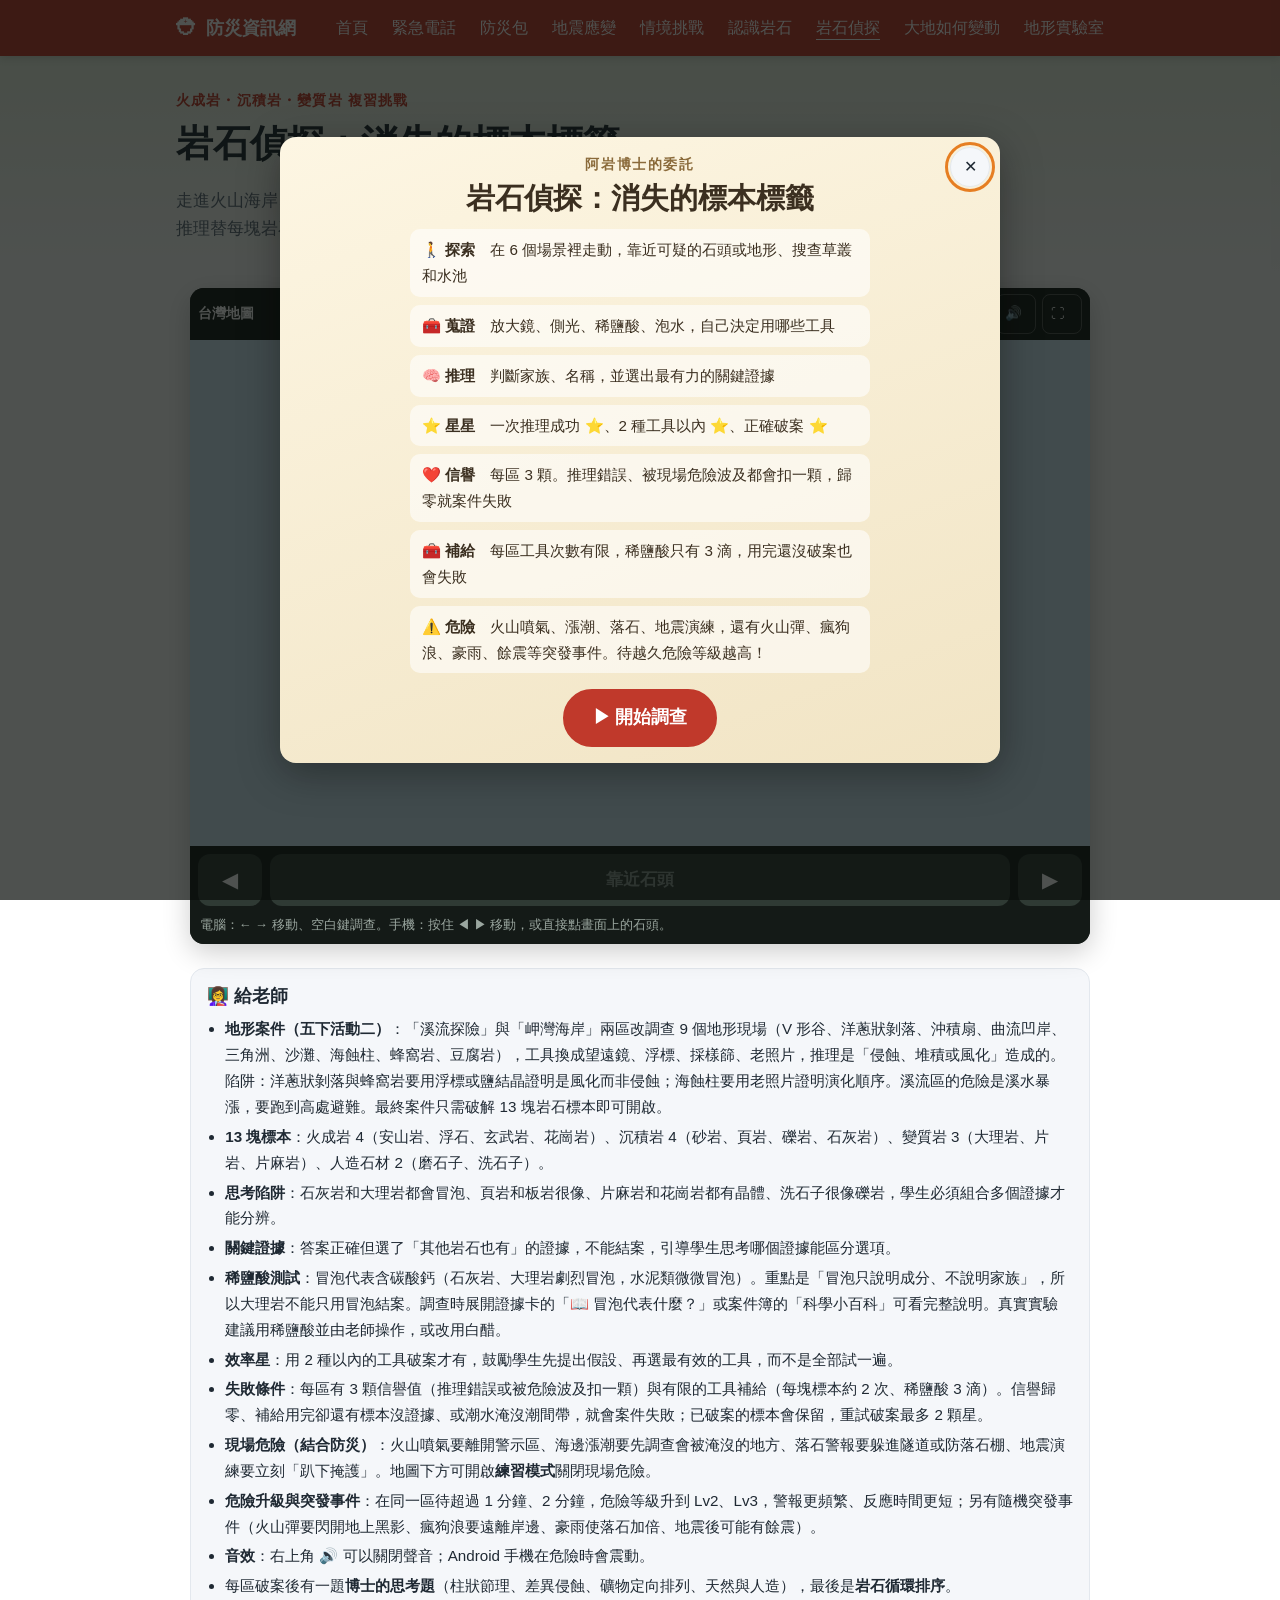
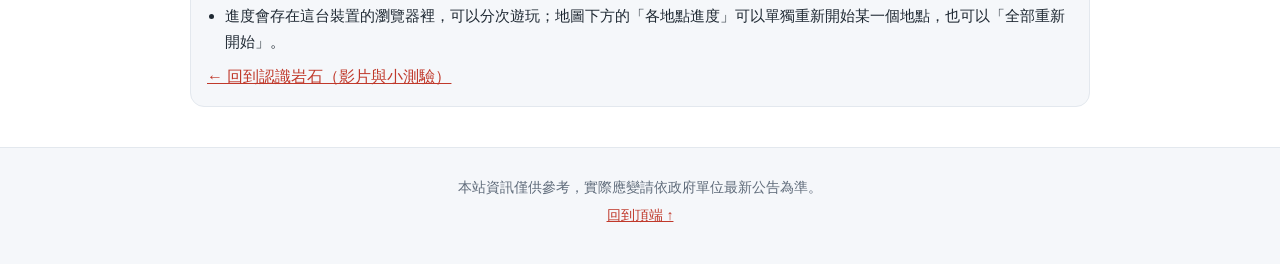
<file: rock-game.html>
<!DOCTYPE html>
<html lang="zh-Hant-TW">
<head>
  <meta charset="UTF-8">
  <meta name="viewport" content="width=device-width, initial-scale=1, viewport-fit=cover">
  <meta name="description" content="岩石偵探：在台灣四個場景中走動調查，用放大鏡、側光、稀鹽酸、泡水蒐集證據，推理出火成岩、沉積岩、變質岩。">
  <meta name="theme-color" content="#c0392b">
  <title>岩石偵探遊戲｜防災資訊網</title>
  <link rel="manifest" href="manifest.webmanifest">
  <link rel="icon" href="icons/icon.svg" type="image/svg+xml">
  <link rel="icon" href="icons/favicon-32.png" sizes="32x32" type="image/png">
  <link rel="apple-touch-icon" href="icons/apple-touch-icon.png">
  <meta name="apple-mobile-web-app-capable" content="yes">
  <meta name="mobile-web-app-capable" content="yes">
  <meta name="apple-mobile-web-app-title" content="防災資訊">
  <link rel="stylesheet" href="css/style.css">
  <link rel="stylesheet" href="css/rock-game.css">
</head>
<body>
  <a class="skip-link" href="#main">跳到主要內容</a>

  <header class="site-header">
    <div class="container header-inner">
      <a href="index.html" class="logo" aria-label="防災資訊網 首頁">
        <span class="logo-mark" aria-hidden="true">⛑</span>
        <span>防災資訊網</span>
      </a>
      <button class="nav-toggle" aria-expanded="false" aria-controls="site-nav" aria-label="開啟選單">
        <span></span><span></span><span></span>
      </button>
      <nav id="site-nav" class="site-nav" aria-label="主選單">
        <ul>
          <li><a href="index.html">首頁</a></li>
          <li><a href="index.html#contacts">緊急電話</a></li>
          <li><a href="index.html#kit">防災包</a></li>
          <li><a href="index.html#earthquake">地震應變</a></li>
          <li><a href="index.html#quiz">情境挑戰</a></li>
          <li><a href="rocks.html">認識岩石</a></li>
          <li><a href="rock-game.html" class="active" aria-current="page">岩石偵探</a></li>
          <li><a href="landforms.html">大地如何變動</a></li>
          <li><a href="landforms-lab.html">地形實驗室</a></li>
        </ul>
      </nav>
    </div>
  </header>

  <main id="main">
    <section class="game-hero">
      <div class="container">
        <p class="eyebrow">火成岩・沉積岩・變質岩 複習挑戰</p>
        <h1>岩石偵探：消失的標本標籤</h1>
        <p class="lead">走進火山海岸、奇岩海岸、大理石峽谷和校園，找出可疑的岩石。挑選工具蒐集證據，用推理替每塊岩石找回名字。工具用得越少、推理越精準，星星越多！</p>
      </div>
    </section>

    <section class="section game-section">
      <div class="container">
        <div class="game">
          <div class="game-hud">
            <span class="hud-scene" id="hud-scene">台灣地圖</span>
            <span class="hud-stat" id="hud-hearts" hidden></span>
            <span class="hud-stat" id="hud-tools" hidden></span>
            <span class="hud-stat hud-hazard" id="hud-hazard" hidden></span>
            <span class="hud-stat hud-level" id="hud-level" hidden></span>
            <span class="hud-stat" id="hud-solved">🪨 0/13</span>
            <span class="hud-stat" id="hud-stars">⭐ 0</span>
            <button type="button" class="hud-btn" id="hud-book" aria-label="案件簿">📒<span>案件簿</span></button>
            <button type="button" class="hud-btn" id="hud-map" aria-label="地圖">🗺️<span>地圖</span></button>
            <button type="button" class="hud-btn" id="hud-sound" aria-label="關閉聲音">🔊</button>
            <button type="button" class="hud-btn" id="hud-full" aria-label="全螢幕">⛶</button>
          </div>

          <div class="game-stage" tabindex="0">
            <svg viewBox="0 0 320 180" role="img" aria-label="遊戲畫面"></svg>
            <div class="game-dialog" hidden>
              <p class="game-dialog-name"></p>
              <p class="game-dialog-text" aria-live="polite"></p>
              <button type="button" class="btn btn-primary" id="dialog-next">繼續 ▶</button>
            </div>
            <div class="game-toast" role="status" hidden></div>
            <div class="game-paused" hidden>
              <p class="paused-title">⏸ 遊戲已暫停</p>
              <p class="paused-note">進度都保留著，隨時可以回來繼續調查。</p>
              <button type="button" class="btn btn-primary btn-lg" id="paused-resume">▶ 繼續遊戲</button>
            </div>
          </div>

          <div class="game-controls">
            <button type="button" class="ctl-btn" id="ctl-left" aria-label="往左走">◀</button>
            <button type="button" class="ctl-action" id="ctl-action" disabled>靠近石頭</button>
            <button type="button" class="ctl-btn" id="ctl-right" aria-label="往右走">▶</button>
          </div>
          <p class="game-help">電腦：← → 移動、空白鍵調查。手機：按住 ◀ ▶ 移動，或直接點畫面上的石頭。</p>

          <!-- 開始畫面 -->
          <div class="game-layer game-start" hidden>
            <div class="layer-panel start-panel">
              <button type="button" class="close-btn panel-close" id="start-close" aria-label="關閉遊戲視窗，回到網頁">✕</button>
              <p class="start-kicker">阿岩博士的委託</p>
              <h2>岩石偵探：消失的標本標籤</h2>
              <ul class="start-rules">
                <li><strong>🚶 探索</strong>在 6 個場景裡走動，靠近可疑的石頭或地形、搜查草叢和水池</li>
                <li><strong>🧰 蒐證</strong>放大鏡、側光、稀鹽酸、泡水，自己決定用哪些工具</li>
                <li><strong>🧠 推理</strong>判斷家族、名稱，並選出最有力的關鍵證據</li>
                <li><strong>⭐ 星星</strong>一次推理成功 ⭐、2 種工具以內 ⭐、正確破案 ⭐</li>
                <li><strong>❤️ 信譽</strong>每區 3 顆。推理錯誤、被現場危險波及都會扣一顆，歸零就案件失敗</li>
                <li><strong>🧰 補給</strong>每區工具次數有限，稀鹽酸只有 3 滴，用完還沒破案也會失敗</li>
                <li><strong>⚠️ 危險</strong>火山噴氣、漲潮、落石、地震演練，還有火山彈、瘋狗浪、豪雨、餘震等突發事件。待越久危險等級越高！</li>
              </ul>
              <button type="button" class="btn btn-primary btn-lg" id="game-start-btn">▶ 開始調查</button>
            </div>
          </div>

          <!-- 地圖 -->
          <div class="game-layer game-map" hidden>
            <div class="layer-panel map-panel">
              <div class="layer-head">
                <div>
                  <h3>🗺️ 選擇調查地點</h3>
                  <p id="map-progress"></p>
                </div>
                <button type="button" class="close-btn" id="map-close" aria-label="關閉遊戲視窗，回到網頁">✕</button>
              </div>
              <div class="map-wrap">
                <svg viewBox="0 0 320 180" aria-hidden="true"></svg>
                <div class="map-pins"></div>
              </div>
              <details class="scene-progress">
                <summary>📋 各地點進度・單獨重新開始</summary>
                <ul class="scene-list"></ul>
              </details>
              <div class="layer-foot">
                <label class="practice-toggle"><input type="checkbox" id="practice-toggle"> 🛡️ 練習模式（關閉現場危險）</label>
                <button type="button" class="btn btn-outline" id="map-book">📒 打開案件簿</button>
                <button type="button" class="btn btn-outline" id="map-sound">🔊 聲音：開</button>
                <button type="button" class="link-btn" id="game-reset">全部重新開始</button>
              </div>
              <nav class="map-links" aria-label="前往其他頁面">
                <span>離開遊戲：</span>
                <a href="index.html">🏠 首頁</a>
                <a href="landforms.html">🏞️ 大地如何變動</a>
                <a href="landforms-lab.html">🧪 地形實驗室</a>
                <a href="rocks.html">🪨 認識岩石</a>
              </nav>
            </div>
          </div>

          <!-- 調查 -->
          <div class="game-layer game-inv" hidden role="dialog" aria-modal="true" aria-label="調查岩石">
            <div class="layer-panel inv-panel">
              <div class="layer-head">
                <div>
                  <h3 class="inv-title"></h3>
                  <p class="inv-sub"></p>
                </div>
                <button type="button" class="close-btn" data-close aria-label="關閉">✕</button>
              </div>
              <div class="inv-specimen"><svg viewBox="0 0 320 150" role="img" aria-label="岩石標本"></svg></div>

              <h4 class="inv-h">① 選擇工具蒐集證據</h4>
              <div class="inv-tools"></div>
              <p class="inv-supply"></p>
              <p class="inv-toolcount"></p>
              <p class="inv-safety">🥽 真實實驗時，稀鹽酸要戴護目鏡、由老師操作喔！</p>

              <h4 class="inv-h">證據卡</h4>
              <ul class="inv-evidence"></ul>

              <div class="inv-deduce">
                <h4 class="inv-h">② 推理結案</h4>
                <p class="deduce-label">它屬於哪個家族？</p>
                <div class="deduce-family choice-row"></div>
                <p class="deduce-label">它叫什麼名字？</p>
                <div class="deduce-name choice-row"></div>
                <p class="deduce-label">你的關鍵證據</p>
                <p class="deduce-key missing"></p>
                <p class="inv-feedback" role="alert" hidden></p>
                <button type="button" class="btn btn-primary btn-lg" id="inv-submit" disabled>🔎 結案！</button>
              </div>

              <div class="inv-result" hidden>
                <p class="res-stars"></p>
                <p class="res-title"><span class="res-name"></span><span class="res-family"></span></p>
                <p class="res-explain"></p>
                <p class="res-notes"></p>
                <button type="button" class="btn btn-primary" id="inv-close">收進案件簿 📒</button>
              </div>
            </div>
          </div>

          <!-- 博士的思考題 -->
          <div class="game-layer game-think" hidden role="dialog" aria-modal="true" aria-label="博士的思考題">
            <div class="layer-panel think-panel">
              <div class="layer-head">
                <h3>🧓 阿岩博士的思考題</h3>
                <button type="button" class="close-btn" data-close aria-label="關閉">✕</button>
              </div>
              <p class="think-q"></p>
              <div class="think-options"></div>
              <p class="think-feedback" hidden></p>
              <button type="button" class="btn btn-primary" id="think-close">回到現場</button>
            </div>
          </div>

          <!-- 案件簿 -->
          <div class="game-layer game-book" hidden role="dialog" aria-modal="true" aria-label="案件簿">
            <div class="layer-panel book-panel">
              <div class="layer-head">
                <div>
                  <h3>📒 案件簿</h3>
                  <p id="book-summary"></p>
                </div>
                <button type="button" class="close-btn" data-close aria-label="關閉">✕</button>
              </div>
              <p class="book-tip">點已破案的標本，可以複習所有證據和說明。</p>
              <div class="book-grid"></div>
              <details class="book-info">
                <summary>🔬 科學小百科：滴稀鹽酸冒泡代表什麼？</summary>
                <div class="info-body"></div>
              </details>
            </div>
          </div>

          <!-- 最終案件 -->
          <div class="game-layer game-final" hidden role="dialog" aria-modal="true" aria-label="最終案件">
            <div class="layer-panel final-panel">
              <div class="layer-head">
                <h3>🕰️ 最終案件：一顆砂粒的時空旅程</h3>
                <button type="button" class="close-btn" data-close aria-label="關閉">✕</button>
              </div>
              <p class="final-intro"></p>
              <ol class="final-slots"></ol>
              <p class="deduce-label">依照時間順序，點選下一張筆記：</p>
              <div class="final-pool"></div>
              <p class="final-feedback" hidden></p>
              <button type="button" class="btn btn-primary btn-lg" id="final-done" hidden>領取偵探證書 🏅</button>
            </div>
          </div>

          <!-- 案件失敗 -->
          <div class="game-layer game-fail" hidden role="alertdialog" aria-modal="true" aria-label="案件失敗">
            <div class="layer-panel fail-panel">
              <p class="fail-stamp" aria-hidden="true">案件失敗</p>
              <h3>調查中斷了！</h3>
              <p class="fail-reason"></p>
              <p class="fail-advice"></p>
              <p class="fail-kept"></p>
              <div class="fail-actions">
                <button type="button" class="btn btn-primary btn-lg" id="fail-retry">🔄 重新調查這一區</button>
                <button type="button" class="btn btn-outline" id="fail-map">🗺️ 回地圖</button>
              </div>
            </div>
          </div>

          <!-- 證書 -->
          <div class="game-layer game-cert" hidden role="dialog" aria-modal="true" aria-label="偵探證書">
            <div class="layer-panel cert-panel">
              <p class="cert-kicker">阿岩地質研究室 頒發</p>
              <p class="cert-medal" aria-hidden="true">🏅</p>
              <h3 class="cert-title"></h3>
              <p class="cert-stars"></p>
              <p class="cert-detail"></p>
              <button type="button" class="btn btn-primary" id="cert-map">回到地圖</button>
            </div>
          </div>
        </div>

        <div class="game-teacher">
          <h2>👩‍🏫 給老師</h2>
          <ul>
            <li><strong>地形案件（五下活動二）</strong>：「溪流探險」與「岬灣海岸」兩區改調查 9 個地形現場（V 形谷、洋蔥狀剝落、沖積扇、曲流凹岸、三角洲、沙灘、海蝕柱、蜂窩岩、豆腐岩），工具換成望遠鏡、浮標、採樣篩、老照片，推理是「侵蝕、堆積或風化」造成的。陷阱：洋蔥狀剝落與蜂窩岩要用浮標或鹽結晶證明是風化而非侵蝕；海蝕柱要用老照片證明演化順序。溪流區的危險是溪水暴漲，要跑到高處避難。最終案件只需破解 13 塊岩石標本即可開啟。</li>
            <li><strong>13 塊標本</strong>：火成岩 4（安山岩、浮石、玄武岩、花崗岩）、沉積岩 4（砂岩、頁岩、礫岩、石灰岩）、變質岩 3（大理岩、片岩、片麻岩）、人造石材 2（磨石子、洗石子）。</li>
            <li><strong>思考陷阱</strong>：石灰岩和大理岩都會冒泡、頁岩和板岩很像、片麻岩和花崗岩都有晶體、洗石子很像礫岩，學生必須組合多個證據才能分辨。</li>
            <li><strong>關鍵證據</strong>：答案正確但選了「其他岩石也有」的證據，不能結案，引導學生思考哪個證據能區分選項。</li>
            <li><strong>稀鹽酸測試</strong>：冒泡代表含碳酸鈣（石灰岩、大理岩劇烈冒泡，水泥類微微冒泡）。重點是「冒泡只說明成分、不說明家族」，所以大理岩不能只用冒泡結案。調查時展開證據卡的「📖 冒泡代表什麼？」或案件簿的「科學小百科」可看完整說明。真實實驗建議用稀鹽酸並由老師操作，或改用白醋。</li>
            <li><strong>效率星</strong>：用 2 種以內的工具破案才有，鼓勵學生先提出假設、再選最有效的工具，而不是全部試一遍。</li>
            <li><strong>失敗條件</strong>：每區有 3 顆信譽值（推理錯誤或被危險波及扣一顆）與有限的工具補給（每塊標本約 2 次、稀鹽酸 3 滴）。信譽歸零、補給用完卻還有標本沒證據、或潮水淹沒潮間帶，就會案件失敗；已破案的標本會保留，重試破案最多 2 顆星。</li>
            <li><strong>現場危險（結合防災）</strong>：火山噴氣要離開警示區、海邊漲潮要先調查會被淹沒的地方、落石警報要躲進隧道或防落石棚、地震演練要立刻「趴下掩護」。地圖下方可開啟<strong>練習模式</strong>關閉現場危險。</li>
            <li><strong>危險升級與突發事件</strong>：在同一區待超過 1 分鐘、2 分鐘，危險等級升到 Lv2、Lv3，警報更頻繁、反應時間更短；另有隨機突發事件（火山彈要閃開地上黑影、瘋狗浪要遠離岸邊、豪雨使落石加倍、地震後可能有餘震）。</li>
            <li><strong>音效</strong>：右上角 🔊 可以關閉聲音；Android 手機在危險時會震動。</li>
            <li>每區破案後有一題<strong>博士的思考題</strong>（柱狀節理、差異侵蝕、礦物定向排列、天然與人造），最後是<strong>岩石循環排序</strong>。</li>
            <li>進度會存在這台裝置的瀏覽器裡，可以分次遊玩；地圖下方的「各地點進度」可以單獨重新開始某一個地點，也可以「全部重新開始」。</li>
          </ul>
          <p><a href="rocks.html">← 回到認識岩石（影片與小測驗）</a></p>
        </div>
      </div>
    </section>
  </main>

  <footer class="site-footer">
    <div class="container">
      <p>本站資訊僅供參考，實際應變請依政府單位最新公告為準。</p>
      <p><a href="#main">回到頂端 ↑</a></p>
    </div>
  </footer>

  <script src="js/main.js"></script>
  <script src="js/rock-art.js"></script>
  <script src="js/rock-game.js"></script>
</body>
</html>
</file>
<file: css/style.css>
/* ===== 色彩與基本設定 ===== */
:root {
  --primary: #c0392b;
  --primary-dark: #962d22;
  --primary-soft: #fdecea;
  --accent: #e67e22;
  --text: #1f2933;
  --text-muted: #5f6b7a;
  --bg: #ffffff;
  --bg-alt: #f5f7fa;
  --card: #ffffff;
  --border: #e3e8ee;
  --success: #27ae60;
  --radius: 14px;
  --shadow: 0 2px 10px rgba(15, 23, 42, 0.06);
  --header-h: 56px;
}

@media (prefers-color-scheme: dark) {
  :root {
    --primary: #ff6b5b;
    --primary-dark: #ff8a7d;
    --primary-soft: #3a1f1c;
    --text: #e8edf2;
    --text-muted: #a3aebb;
    --bg: #121417;
    --bg-alt: #1a1d21;
    --card: #20242a;
    --border: #2e333a;
    --shadow: 0 2px 10px rgba(0, 0, 0, 0.3);
  }
}

*,
*::before,
*::after {
  box-sizing: border-box;
}

html {
  scroll-behavior: smooth;
  scroll-padding-top: calc(var(--header-h) + 12px);
  -webkit-text-size-adjust: 100%;
}

body {
  margin: 0;
  font-family: -apple-system, BlinkMacSystemFont, "Segoe UI", "PingFang TC",
    "Noto Sans TC", "Microsoft JhengHei", sans-serif;
  font-size: 16px;
  line-height: 1.7;
  color: var(--text);
  background: var(--bg);
}

a {
  color: var(--primary);
}

h1, h2, h3 {
  line-height: 1.3;
  margin: 0 0 0.5em;
}

.container {
  width: 100%;
  max-width: 960px;
  margin: 0 auto;
  padding: 0 16px;
}

.skip-link {
  position: absolute;
  left: -9999px;
  top: 0;
  background: var(--primary);
  color: #fff;
  padding: 8px 12px;
  z-index: 100;
}
.skip-link:focus {
  left: 8px;
  top: 8px;
}

:focus-visible {
  outline: 3px solid var(--accent);
  outline-offset: 2px;
}

/* ===== 頁首與導覽 ===== */
.site-header {
  position: sticky;
  top: 0;
  z-index: 50;
  background: var(--primary);
  color: #fff;
  box-shadow: 0 2px 8px rgba(0, 0, 0, 0.15);
}

@media (prefers-color-scheme: dark) {
  .site-header {
    background: #2a1614;
  }
}

.header-inner {
  display: flex;
  flex-wrap: wrap;
  align-items: center;
  justify-content: space-between;
  min-height: var(--header-h);
}

.logo {
  display: flex;
  align-items: center;
  gap: 8px;
  color: #fff;
  text-decoration: none;
  font-weight: 700;
  font-size: 1.15rem;
}

.logo-mark {
  font-size: 1.4rem;
}

.nav-toggle {
  display: flex;
  flex-direction: column;
  justify-content: center;
  gap: 5px;
  width: 44px;
  height: 44px;
  padding: 10px;
  background: transparent;
  border: 0;
  cursor: pointer;
}

.nav-toggle span {
  display: block;
  height: 2px;
  background: #fff;
  border-radius: 2px;
  transition: transform 0.2s, opacity 0.2s;
}

.nav-toggle[aria-expanded="true"] span:nth-child(1) {
  transform: translateY(7px) rotate(45deg);
}
.nav-toggle[aria-expanded="true"] span:nth-child(2) {
  opacity: 0;
}
.nav-toggle[aria-expanded="true"] span:nth-child(3) {
  transform: translateY(-7px) rotate(-45deg);
}

.site-nav {
  display: none;
  flex-basis: 100%;
  border-top: 1px solid rgba(255, 255, 255, 0.2);
}

.site-nav.open {
  display: block;
}

.site-nav ul {
  list-style: none;
  margin: 0;
  padding: 4px 0 8px;
}

.site-nav a {
  display: block;
  padding: 12px 4px;
  color: #fff;
  text-decoration: none;
  font-weight: 500;
}

.site-nav a.active {
  text-decoration: underline;
  text-underline-offset: 6px;
}

@media (min-width: 720px) {
  .nav-toggle {
    display: none;
  }
  .site-nav {
    display: block;
    flex-basis: auto;
    border-top: 0;
  }
  .site-nav ul {
    display: flex;
    gap: 24px;
    padding: 0;
  }
  .site-nav a {
    padding: 8px 0;
  }
}

/* ===== 首頁簡介 ===== */
.hero {
  padding: 40px 0 36px;
  background: linear-gradient(180deg, var(--primary-soft) 0%, var(--bg) 100%);
}

.eyebrow {
  margin: 0 0 8px;
  color: var(--primary);
  font-weight: 700;
  letter-spacing: 0.08em;
  font-size: 0.9rem;
}

.hero h1 {
  font-size: clamp(1.8rem, 6vw, 2.6rem);
}

.lead {
  color: var(--text-muted);
  font-size: 1.05rem;
  margin: 0 0 24px;
  max-width: 40em;
}

.quick-links {
  display: grid;
  grid-template-columns: repeat(2, 1fr);
  gap: 10px;
}

.quick-links .quick-card:last-child:nth-child(odd) {
  grid-column: 1 / -1;
}

@media (min-width: 600px) {
  .quick-links {
    grid-template-columns: repeat(3, 1fr);
  }
}

@media (min-width: 900px) {
  .quick-links {
    grid-template-columns: repeat(4, 1fr);
  }
  .quick-links .quick-card:last-child:nth-child(odd) {
    grid-column: auto;
  }
}

.quick-card {
  display: flex;
  flex-direction: column;
  align-items: center;
  text-align: center;
  padding: 16px 8px;
  background: var(--card);
  border: 1px solid var(--border);
  border-radius: var(--radius);
  box-shadow: var(--shadow);
  color: var(--text);
  text-decoration: none;
  transition: transform 0.15s, border-color 0.15s;
}

.quick-card:hover {
  transform: translateY(-2px);
  border-color: var(--primary);
}

.quick-icon {
  font-size: 1.8rem;
  line-height: 1;
  margin-bottom: 6px;
}

.quick-title {
  font-weight: 700;
  font-size: 0.95rem;
}

.quick-desc {
  font-size: 0.78rem;
  color: var(--text-muted);
}

/* ===== 區塊共用 ===== */
.section {
  padding: 40px 0;
}

.section-alt {
  background: var(--bg-alt);
}

.section-title {
  font-size: 1.5rem;
  display: flex;
  align-items: center;
  gap: 8px;
}

.section-desc {
  color: var(--text-muted);
  margin: 0 0 20px;
}

.tip {
  margin-top: 20px;
  padding: 14px 16px;
  background: var(--primary-soft);
  border-left: 4px solid var(--primary);
  border-radius: 8px;
  font-size: 0.95rem;
}

.btn {
  display: inline-block;
  min-height: 44px;
  padding: 10px 18px;
  border-radius: 999px;
  font: inherit;
  font-weight: 600;
  cursor: pointer;
}

.btn-outline {
  background: transparent;
  color: var(--primary);
  border: 2px solid var(--primary);
}

.btn-outline:hover {
  background: var(--primary-soft);
}

/* ===== 緊急電話 ===== */
.contact-grid {
  list-style: none;
  padding: 0;
  margin: 0;
  display: grid;
  grid-template-columns: 1fr;
  gap: 10px;
}

@media (min-width: 600px) {
  .contact-grid {
    grid-template-columns: repeat(2, 1fr);
  }
}

.contact-card {
  display: flex;
  align-items: center;
  gap: 14px;
  padding: 14px 16px;
  background: var(--card);
  border: 1px solid var(--border);
  border-radius: var(--radius);
  box-shadow: var(--shadow);
  color: var(--text);
  text-decoration: none;
  transition: border-color 0.15s;
}

.contact-card:hover {
  border-color: var(--primary);
}

.contact-num {
  flex: 0 0 76px;
  text-align: center;
  font-size: 1.5rem;
  font-weight: 800;
  color: var(--primary);
  font-variant-numeric: tabular-nums;
}

.contact-card.urgent {
  border-left: 5px solid var(--primary);
}

.contact-card.urgent .contact-num {
  font-size: 1.8rem;
}

.contact-info {
  display: flex;
  flex-direction: column;
}

.contact-info small {
  color: var(--text-muted);
  font-size: 0.85rem;
}

/* ===== 防災包清單 ===== */
.progress-wrap {
  margin-bottom: 20px;
}

.progress-text {
  margin-bottom: 6px;
}

.progress-bar {
  height: 12px;
  background: var(--border);
  border-radius: 999px;
  overflow: hidden;
}

.progress-fill {
  height: 100%;
  width: 0;
  background: var(--primary);
  border-radius: 999px;
  transition: width 0.3s ease, background-color 0.3s;
}

.progress-fill.done {
  background: var(--success);
}

.kit-list {
  display: grid;
  gap: 14px;
}

@media (min-width: 720px) {
  .kit-list {
    grid-template-columns: repeat(2, 1fr);
  }
}

.kit-group {
  background: var(--card);
  border: 1px solid var(--border);
  border-radius: var(--radius);
  box-shadow: var(--shadow);
  padding: 14px 16px 8px;
}

.kit-group h3 {
  font-size: 1.05rem;
  display: flex;
  justify-content: space-between;
  align-items: baseline;
  gap: 8px;
}

.kit-group-count {
  font-size: 0.85rem;
  color: var(--text-muted);
  font-weight: 500;
}

.kit-group ul {
  list-style: none;
  margin: 0;
  padding: 0;
}

.kit-item {
  border-top: 1px solid var(--border);
}

.kit-item label {
  display: flex;
  align-items: flex-start;
  gap: 12px;
  padding: 10px 0;
  cursor: pointer;
  min-height: 44px;
}

.kit-item input {
  flex: 0 0 auto;
  width: 22px;
  height: 22px;
  margin: 2px 0 0;
  accent-color: var(--success);
  cursor: pointer;
}

.kit-item .kit-note {
  display: block;
  font-size: 0.82rem;
  color: var(--text-muted);
}

.kit-item input:checked + span .kit-name {
  text-decoration: line-through;
  color: var(--text-muted);
}

.kit-actions {
  margin-top: 20px;
  text-align: center;
}

/* ===== 地震應變 ===== */
.dch {
  display: grid;
  grid-template-columns: repeat(3, 1fr);
  gap: 10px;
  margin-bottom: 24px;
}

.dch-item {
  display: flex;
  flex-direction: column;
  align-items: center;
  text-align: center;
  padding: 16px 8px;
  background: var(--primary-soft);
  border-radius: var(--radius);
}

.dch-icon {
  font-size: 2rem;
  line-height: 1;
  margin-bottom: 6px;
}

.dch-item strong {
  font-size: 1.2rem;
  color: var(--primary);
}

.dch-item small {
  font-size: 0.8rem;
  color: var(--text-muted);
  line-height: 1.5;
}

.tabs {
  display: flex;
  gap: 4px;
  padding: 4px;
  background: var(--bg-alt);
  border: 1px solid var(--border);
  border-radius: 999px;
  margin-bottom: 16px;
}

.tabs button {
  flex: 1;
  min-height: 44px;
  padding: 8px 4px;
  border: 0;
  border-radius: 999px;
  background: transparent;
  color: var(--text-muted);
  font: inherit;
  font-weight: 600;
  cursor: pointer;
}

.tabs button[aria-selected="true"] {
  background: var(--primary);
  color: #fff;
}

@media (prefers-color-scheme: dark) {
  .tabs button[aria-selected="true"] {
    color: #121417;
  }
}

.steps {
  list-style: none;
  counter-reset: step;
  margin: 0;
  padding: 0;
}

.steps li {
  counter-increment: step;
  position: relative;
  padding: 14px 16px 14px 60px;
  margin-bottom: 10px;
  background: var(--card);
  border: 1px solid var(--border);
  border-radius: var(--radius);
  box-shadow: var(--shadow);
}

.steps li::before {
  content: counter(step);
  position: absolute;
  left: 16px;
  top: 14px;
  width: 30px;
  height: 30px;
  display: grid;
  place-items: center;
  background: var(--primary);
  color: #fff;
  border-radius: 50%;
  font-weight: 700;
  font-size: 0.95rem;
}

@media (prefers-color-scheme: dark) {
  .steps li::before {
    color: #121417;
  }
}

.steps strong {
  color: var(--text);
}

/* ===== 頁尾 ===== */
.site-footer {
  padding: 24px 0 32px;
  background: var(--bg-alt);
  border-top: 1px solid var(--border);
  color: var(--text-muted);
  font-size: 0.88rem;
  text-align: center;
}

.site-footer p {
  margin: 4px 0;
}

/* ===== 小螢幕微調 ===== */
@media (max-width: 380px) {
  .quick-desc,
  .dch-item small {
    display: none;
  }
  .contact-num {
    flex-basis: 64px;
  }
}

@media (prefers-reduced-motion: reduce) {
  html {
    scroll-behavior: auto;
  }
  * {
    transition: none !important;
  }
}

/* ===== 安裝 APP 提示 ===== */
.install-box {
  display: flex;
  align-items: center;
  justify-content: space-between;
  gap: 12px;
  margin: 0 0 20px;
  padding: 12px 16px;
  background: var(--card);
  border: 1px dashed var(--primary);
  border-radius: var(--radius);
}

.install-box[hidden] {
  display: none;
}

.install-box small {
  display: block;
  color: var(--text-muted);
  font-size: 0.85rem;
}

.btn-primary {
  flex: 0 0 auto;
  background: var(--primary);
  color: #fff;
  border: 2px solid var(--primary);
}

.btn-primary:hover {
  background: var(--primary-dark);
  border-color: var(--primary-dark);
}

.btn-primary[hidden] {
  display: none;
}

@media (prefers-color-scheme: dark) {
  .btn-primary {
    color: #121417;
  }
}

/* 以 APP 模式開啟時，避開手機瀏海與底部橫條 */
@supports (padding: env(safe-area-inset-top)) {
  .site-header {
    padding-top: env(safe-area-inset-top);
  }
  .site-footer {
    padding-bottom: calc(32px + env(safe-area-inset-bottom));
  }
}

/* ===== 情境挑戰 ===== */
.quiz {
  background: var(--card);
  border: 1px solid var(--border);
  border-radius: var(--radius);
  box-shadow: var(--shadow);
  padding: 16px;
  max-width: 640px;
  margin: 0 auto;
}

.quiz-start,
.quiz-end {
  text-align: center;
  padding: 16px 0;
}

.quiz-start-icon {
  font-size: 3rem;
  line-height: 1;
}

.quiz-start p {
  color: var(--text-muted);
}

.quiz-best {
  font-size: 0.9rem;
  margin-top: 12px;
}

.btn-lg {
  min-height: 52px;
  padding: 12px 28px;
  font-size: 1.1rem;
}

.link-btn {
  background: none;
  border: 0;
  padding: 8px;
  min-height: 44px;
  color: var(--text-muted);
  font: inherit;
  font-size: 0.9rem;
  cursor: pointer;
  text-decoration: underline;
  text-underline-offset: 3px;
}

.link-btn[hidden] {
  display: none;
}

.quiz-top {
  display: flex;
  justify-content: space-between;
  font-size: 0.9rem;
  color: var(--text-muted);
  margin-bottom: 10px;
}

.quiz-top strong {
  color: var(--text);
}

.quiz-tools {
  text-align: center;
  margin-top: 4px;
}

/* 情境畫面 */
.stage {
  position: relative;
  border-radius: 12px;
  overflow: hidden;
  background: #222;
  aspect-ratio: 16 / 10;
}

.stage svg {
  display: block;
  width: 100%;
  height: 100%;
}

.stage svg * {
  transform-box: fill-box;
  transform-origin: center;
}

.stage-caption {
  position: absolute;
  left: 8px;
  top: 8px;
  right: 8px;
  display: flex;
  flex-wrap: wrap;
  align-items: center;
  gap: 2px 8px;
  color: #fff;
  font-size: 0.8rem;
  pointer-events: none;
}

.stage-caption > * {
  text-shadow: 0 1px 3px rgba(0, 0, 0, 0.6);
}

.stage-caption .rec {
  background: rgba(0, 0, 0, 0.55);
  padding: 1px 8px;
  border-radius: 999px;
  text-shadow: none;
}

.stage-caption strong {
  flex-basis: 100%;
  display: none;
  margin-top: 4px;
  font-size: 1rem;
  width: max-content;
  max-width: 100%;
  background: rgba(192, 57, 43, 0.9);
  padding: 2px 10px;
  border-radius: 6px;
  text-shadow: none;
}

.stage.playing .stage-caption strong {
  display: block;
  animation: alert-pulse 0.8s ease-in-out infinite alternate;
}

.stage-caption .rec i {
  font-style: normal;
  color: #ff4d3d;
}

.stage.playing .rec i {
  animation: alert-pulse 0.5s steps(2) infinite alternate;
}

.stage-badge {
  position: absolute;
  right: 10px;
  top: 10px;
  width: 56px;
  height: 56px;
  display: grid;
  place-items: center;
  border-radius: 50%;
  font-size: 2rem;
  font-weight: 800;
  color: #fff;
  transform: scale(0);
  transition: transform 0.3s cubic-bezier(0.34, 1.56, 0.64, 1);
}

.stage-badge.show {
  transform: scale(1);
}

.stage-badge.ok {
  background: var(--success);
}

.stage-badge.bad {
  background: #e53935;
}

/* 地震搖晃 */
.stage.quake-strong .world {
  animation: quake-strong 0.22s linear infinite;
}

.stage.quake-soft .world {
  animation: quake-soft 0.3s linear infinite;
}

.stage.quake-strong .swing,
.stage.quake-soft .swing {
  transform-origin: 50% 0;
  animation: swing 0.7s ease-in-out infinite alternate;
}

.stage.quake-strong .wobble-soft,
.stage.quake-soft .wobble-soft {
  animation: wobble 0.4s ease-in-out infinite;
}

.flicker {
  animation: flicker 0.4s ease-in-out infinite alternate;
}

.flicker-fast {
  animation: flicker 0.15s steps(2) infinite;
}

.gas-wave {
  animation: gas-drift 3s ease-in-out infinite;
}

.stage.driving .road-lines {
  animation: road 0.5s linear infinite;
}

.stage.driving.result .road-lines {
  animation-duration: 1.4s;
  animation-iteration-count: 2;
}

/* 人物動作 */
.stage .actor {
  transition: transform 0.9s ease-in-out;
}

.person .legs-bent,
.person .arms-up {
  display: none;
}

.person .upper {
  transition: transform 0.3s ease-out;
}

.person.crouch .legs-straight,
.person.crouch .arms-down {
  display: none;
}

.person.crouch .legs-bent,
.person.crouch .arms-up {
  display: inline;
}

.person.crouch .upper {
  transform: translateY(10px);
}

/* 結果特效 */
.fx-hidden {
  opacity: 0;
}

.stage.result .fx-drop {
  animation: fx-drop 0.6s ease-in forwards;
}

.stage.result .fx-tip {
  transform-origin: var(--origin, 0% 100%);
  animation: fx-tip 0.8s ease-in forwards;
}

.stage.result .fx-slide {
  animation: fx-slide 0.7s ease-out forwards;
}

.stage.result .fx-show {
  animation: fx-show 0.4s ease-out forwards;
}

.stage.result .fx-fade {
  animation: fx-fade 1.2s ease-out forwards;
}

.stage.result .fx-blink {
  animation: fx-blink 0.4s steps(1) infinite;
}

.stage.result .fx-lit {
  animation: fx-lit 0.2s ease-out forwards;
}

.stage.result .world.fx-wobble {
  animation: quake-strong 0.12s linear 6;
}

.flash {
  opacity: 0;
  pointer-events: none;
}

.flash.on {
  animation: flash 0.7s ease-out 2;
}

@keyframes quake-strong {
  0% { transform: translate(0, 0); }
  25% { transform: translate(-5px, 2px); }
  50% { transform: translate(4px, -2px); }
  75% { transform: translate(-3px, -1px); }
  100% { transform: translate(0, 0); }
}

@keyframes quake-soft {
  0%, 100% { transform: translate(0, 0); }
  50% { transform: translate(2px, -1px); }
}

@keyframes swing {
  from { transform: rotate(-14deg); }
  to { transform: rotate(14deg); }
}

@keyframes wobble {
  0%, 100% { transform: rotate(0); }
  25% { transform: rotate(-4deg); }
  75% { transform: rotate(4deg); }
}

@keyframes flicker {
  from { opacity: 1; }
  to { opacity: 0.55; }
}

@keyframes gas-drift {
  0%, 100% { transform: translate(0, 0); opacity: 0.4; }
  50% { transform: translate(10px, -8px); opacity: 0.85; }
}

@keyframes road {
  from { transform: translateX(0); }
  to { transform: translateX(-40px); }
}

@keyframes alert-pulse {
  from { opacity: 1; }
  to { opacity: 0.6; }
}

@keyframes fx-drop {
  to { transform: translateY(var(--drop, 80px)) rotate(var(--rot, 25deg)); }
}

@keyframes fx-tip {
  to { transform: rotate(var(--rot, -20deg)); }
}

@keyframes fx-slide {
  to { transform: translateX(var(--dx, 60px)); }
}

@keyframes fx-show {
  to { opacity: 1; }
}

@keyframes fx-fade {
  to { opacity: 0; }
}

@keyframes fx-blink {
  0% { opacity: 1; }
  50% { opacity: 0; }
}

@keyframes fx-lit {
  to { fill: #ffd54a; stroke: #e0a800; }
}

@keyframes flash {
  0% { opacity: 0; }
  30% { opacity: 0.55; }
  100% { opacity: 0; }
}

/* 計時條 */
.timer {
  height: 8px;
  margin-top: 10px;
  background: var(--border);
  border-radius: 999px;
  overflow: hidden;
}

.timer[hidden] {
  display: none;
}

.timer-fill {
  height: 100%;
  width: 100%;
  background: var(--success);
  border-radius: 999px;
}

.timer-fill.low {
  background: #e53935;
}

/* 題目與選項 */
.quiz-q {
  font-size: 1.1rem;
  margin: 16px 0 12px;
}

.choices {
  display: grid;
  gap: 10px;
}

.choice {
  display: flex;
  align-items: center;
  gap: 12px;
  width: 100%;
  min-height: 52px;
  padding: 10px 14px;
  text-align: left;
  background: var(--bg);
  color: var(--text);
  border: 2px solid var(--border);
  border-radius: 12px;
  font: inherit;
  cursor: pointer;
  transition: border-color 0.15s, background-color 0.15s;
}

.choice:hover:not(:disabled) {
  border-color: var(--primary);
}

.choice:disabled {
  cursor: default;
  opacity: 0.6;
}

.choice-key {
  flex: 0 0 28px;
  height: 28px;
  display: grid;
  place-items: center;
  border-radius: 50%;
  background: var(--bg-alt);
  border: 1px solid var(--border);
  font-weight: 700;
  font-size: 0.85rem;
}

.choice.is-correct {
  opacity: 1;
  border-color: var(--success);
  background: rgba(39, 174, 96, 0.12);
}

.choice.is-correct .choice-key {
  background: var(--success);
  border-color: var(--success);
  color: #fff;
}

.choice.is-wrong {
  opacity: 1;
  border-color: #e53935;
  background: rgba(229, 57, 53, 0.1);
}

.choice.is-wrong .choice-key {
  background: #e53935;
  border-color: #e53935;
  color: #fff;
}

/* 解說 */
.feedback {
  margin-top: 14px;
  padding: 14px 16px;
  border-radius: 12px;
  border-left: 5px solid var(--success);
  background: rgba(39, 174, 96, 0.1);
  animation: fx-show 0.3s ease-out;
}

.feedback.bad {
  border-left-color: #e53935;
  background: rgba(229, 57, 53, 0.08);
}

.feedback-title {
  margin: 0 0 4px;
  font-weight: 800;
  font-size: 1.1rem;
}

.feedback.ok .feedback-title {
  color: var(--success);
}

.feedback.bad .feedback-title {
  color: #e53935;
}

.feedback-text {
  margin: 0 0 12px;
}

.feedback-actions {
  text-align: right;
}

/* 結果 */
.quiz-end-label {
  margin: 0;
  color: var(--text-muted);
}

.quiz-final {
  margin: 0;
  font-size: 2.6rem;
  font-weight: 800;
  color: var(--primary);
}

.quiz-review {
  list-style: none;
  padding: 0;
  margin: 16px 0 20px;
  text-align: left;
  display: grid;
  gap: 8px;
}

.quiz-review li {
  padding: 10px 14px;
  border-radius: 10px;
  border-left: 4px solid var(--success);
  background: var(--bg-alt);
}

.quiz-review li.bad {
  border-left-color: #e53935;
}

.quiz-review strong,
.quiz-review span {
  display: block;
}

.quiz-review span {
  font-size: 0.9rem;
  color: var(--text-muted);
}

@media (prefers-reduced-motion: reduce) {
  .stage.quake-strong .world,
  .stage.quake-soft .world,
  .stage.result .world.fx-wobble,
  .stage .swing,
  .wobble-soft,
  .flicker,
  .flicker-fast,
  .gas-wave,
  .stage-caption strong {
    animation: none !important;
  }
}
</file>
<file: css/landforms-lab.css>
/* ===== 地形實驗室 ===== */
.lab-hero {
  padding: 32px 0 4px;
  background: linear-gradient(180deg, #e3f0f7 0%, var(--bg) 100%);
}

@media (prefers-color-scheme: dark) {
  .lab-hero {
    background: linear-gradient(180deg, #14232d 0%, var(--bg) 100%);
  }
}

.lab-hero h1 {
  font-size: clamp(1.7rem, 5.5vw, 2.4rem);
}

.lab-section {
  padding-top: 12px;
}

.btn-lg {
  min-height: 52px;
  padding: 12px 24px;
  font-size: 1.05rem;
}

.btn:disabled {
  opacity: 0.5;
  cursor: not-allowed;
}

.link-btn {
  background: none;
  border: 0;
  min-height: 40px;
  padding: 6px;
  color: var(--text-muted);
  font: inherit;
  font-size: 0.88rem;
  text-decoration: underline;
  cursor: pointer;
}

/* 分頁 */
.lab-tabs {
  display: grid;
  grid-template-columns: repeat(4, 1fr);
  gap: 8px;
  margin-bottom: 16px;
}

@media (max-width: 640px) {
  .lab-tabs {
    grid-template-columns: repeat(2, 1fr);
  }
}

.lab-tab {
  display: flex;
  flex-direction: column;
  align-items: center;
  gap: 2px;
  min-height: 60px;
  padding: 8px;
  border: 2px solid var(--border);
  border-radius: 12px;
  background: var(--card);
  color: var(--text);
  font: inherit;
  font-weight: 800;
  cursor: pointer;
}

.lab-tab .tab-num {
  font-size: 0.75rem;
  font-weight: 700;
  color: var(--text-muted);
}

.lab-tab[aria-selected="true"] {
  border-color: #1d6fa5;
  background: #1d6fa5;
  color: #fff;
}

.lab-tab[aria-selected="true"] .tab-num {
  color: #d6ebf7;
}

/* 面板 */
.lab-panel {
  padding: 16px;
  border-radius: var(--radius);
  background: var(--card);
  border: 1px solid var(--border);
  box-shadow: var(--shadow);
}

.lab-panel[hidden] {
  display: none;
}

.lab-head h2 {
  margin: 0 0 4px;
  font-size: 1.4rem;
}

.lab-head p {
  margin: 0 0 12px;
  color: var(--text-muted);
}

.predict {
  margin: 0 0 12px;
  padding: 10px 14px;
  border-radius: 10px;
  border-left: 4px solid #f5b301;
  background: var(--bg-alt);
  font-size: 0.95rem;
}

.predict em {
  font-style: normal;
  font-weight: 800;
  color: var(--primary);
}

.lab-body {
  display: grid;
  grid-template-columns: minmax(0, 320px) minmax(0, 1fr);
  gap: 16px;
  align-items: start;
}

@media (max-width: 640px) {
  .lab-body {
    grid-template-columns: 1fr;
  }
}

.lab-stage {
  position: relative;
  min-width: 0;
}

.lab-stage canvas,
.lab-stage svg {
  display: block;
  width: 100%;
  height: auto;
  max-width: 100%;
  border-radius: 12px;
  border: 1px solid var(--border);
  background: #eaf4fb;
}

.lab-stage.narrow {
  max-width: 320px;
  margin: 0 auto;
}

.lab-status {
  margin: 8px 0;
  font-size: 0.92rem;
  font-weight: 600;
}

.lab-toast {
  position: absolute;
  top: 10px;
  left: 50%;
  transform: translateX(-50%);
  width: max-content;
  max-width: 90%;
  margin: 0;
  padding: 6px 14px;
  border-radius: 999px;
  background: rgba(15, 23, 20, 0.88);
  color: #fff;
  font-size: 0.88rem;
  font-weight: 700;
  text-align: center;
}

.lab-toast[hidden] {
  display: none;
}

.lab-controls {
  display: grid;
  gap: 10px;
  align-content: start;
  min-width: 0;
}

.lab-controls fieldset,
.coast-controls fieldset {
  margin: 0;
  padding: 8px 12px;
  border: 1px solid var(--border);
  border-radius: 10px;
  display: grid;
  gap: 4px;
}

.lab-controls legend,
.coast-controls legend {
  padding: 0 4px;
  font-weight: 800;
  font-size: 0.9rem;
}

.lab-controls label,
.coast-controls label {
  min-height: 36px;
  display: flex;
  align-items: center;
  gap: 8px;
  cursor: pointer;
}

.field {
  display: flex;
  flex-wrap: wrap;
  align-items: center;
  gap: 6px 10px;
  font-weight: 700;
  font-size: 0.95rem;
}

.field select,
.field input[type="range"] {
  font: inherit;
  min-height: 36px;
}

.field input[type="range"] {
  width: 140px;
  accent-color: #1d6fa5;
}

.check {
  display: inline-flex;
  align-items: center;
  gap: 6px;
  min-height: 40px;
  font-weight: 700;
  cursor: pointer;
}

.check input {
  width: 20px;
  height: 20px;
  accent-color: #1d6fa5;
}

.lab-result {
  padding: 12px;
  border-radius: 10px;
  background: var(--bg-alt);
  font-size: 0.92rem;
}

.lab-result p {
  margin: 0 0 8px;
}

.bars {
  list-style: none;
  margin: 0 0 8px;
  padding: 0;
  display: grid;
  gap: 6px;
}

.bars li {
  display: grid;
  grid-template-columns: 4.5em 1fr 3em;
  align-items: center;
  gap: 8px;
}

.bar {
  height: 12px;
  border-radius: 999px;
  background: var(--border);
  overflow: hidden;
}

.bar span {
  display: block;
  height: 100%;
}

.bar-val {
  font-variant-numeric: tabular-nums;
  text-align: right;
}

.note {
  color: var(--text-muted);
}

/* 流水實驗台控制 */
.water-controls,
.meander-controls,
.coast-controls {
  display: flex;
  flex-wrap: wrap;
  align-items: center;
  gap: 10px 16px;
  margin-top: 12px;
}

.coast-controls fieldset.inline {
  display: flex;
  flex-wrap: wrap;
  gap: 4px 12px;
}

.slider-field input[type="range"] {
  width: min(320px, 70vw);
}

.table-wrap {
  overflow-x: auto;
  margin-top: 8px;
}

.trials {
  width: 100%;
  border-collapse: collapse;
  font-size: 0.9rem;
  font-variant-numeric: tabular-nums;
}

.trials caption {
  text-align: left;
  font-weight: 800;
  padding-bottom: 6px;
}

.trials th,
.trials td {
  padding: 6px 8px;
  border-bottom: 1px solid var(--border);
  text-align: left;
  white-space: nowrap;
}

.trials th {
  background: var(--bg-alt);
}

.trials tr.warn td {
  background: rgba(229, 57, 53, 0.08);
}

.trials td.empty {
  color: var(--text-muted);
  white-space: normal;
}

.mini-bar {
  display: inline-block;
  width: 60px;
  height: 8px;
  margin-right: 6px;
  border-radius: 999px;
  background: var(--border);
  overflow: hidden;
  vertical-align: middle;
}

.mini-bar span {
  display: block;
  height: 100%;
  background: #c9a26b;
}

/* 曲流 */
.lab-stats {
  margin: 8px 0 4px;
  font-variant-numeric: tabular-nums;
}

.legend {
  display: flex;
  flex-wrap: wrap;
  align-items: center;
  gap: 4px 12px;
  margin: 0;
  color: var(--text-muted);
  font-size: 0.85rem;
}

.legend .sw {
  display: inline-block;
  width: 14px;
  height: 10px;
  margin-right: -6px;
  border-radius: 3px;
}

/* 海岸 */
.coast-subtabs {
  display: flex;
  gap: 8px;
  margin-bottom: 12px;
}

.coast-subtab {
  min-height: 44px;
  padding: 6px 14px;
  border: 2px solid var(--border);
  border-radius: 999px;
  background: var(--bg);
  color: var(--text);
  font: inherit;
  font-weight: 700;
  cursor: pointer;
}

.coast-subtab[aria-selected="true"] {
  border-color: #1d6fa5;
  background: #1d6fa5;
  color: #fff;
}

.stage-card {
  margin-top: 12px;
  padding: 12px 14px;
  border-radius: 12px;
  background: var(--bg-alt);
  border-left: 5px solid #1d6fa5;
}

.stage-card h3 {
  margin: 0 0 4px;
}

.stage-card p {
  margin: 0;
}

.stage-ex {
  margin-top: 6px !important;
  color: #1d6fa5;
  font-weight: 700;
}

.stage-ex[hidden] {
  display: none;
}

.lab-stage .coast-waves {
  animation: waves 2.4s ease-in-out infinite alternate;
}

.lab-stage .drift {
  animation: drift 1.6s ease-in-out infinite alternate;
}

@keyframes waves {
  from { transform: translateX(0); }
  to { transform: translateX(-16px); }
}

@keyframes drift {
  from { transform: translateX(0); opacity: 0.6; }
  to { transform: translateX(10px); opacity: 1; }
}

/* 沉降瓶搖晃 */
canvas.shaking {
  animation: shake-jar 0.6s ease;
}

@keyframes shake-jar {
  0%, 100% { transform: rotate(0); }
  20% { transform: rotate(-6deg); }
  40% { transform: rotate(6deg); }
  60% { transform: rotate(-4deg); }
  80% { transform: rotate(3deg); }
}

/* 挑戰題 */
.think {
  margin-top: 16px;
  padding: 10px 14px;
  border-radius: 12px;
  border: 1px solid var(--border);
  background: var(--bg-alt);
}

.think summary {
  min-height: 36px;
  display: flex;
  align-items: center;
  font-weight: 800;
  cursor: pointer;
}

.think ol {
  margin: 8px 0 0;
  padding-left: 1.3em;
  display: grid;
  gap: 10px;
}

.think-reveal {
  margin-left: 6px;
  padding: 2px 10px;
  min-height: 32px;
  border: 1px solid var(--border);
  border-radius: 999px;
  background: var(--card);
  color: var(--text);
  font: inherit;
  font-size: 0.8rem;
  cursor: pointer;
}

.answer {
  margin: 6px 0 0;
  padding: 8px 10px;
  border-radius: 8px;
  background: var(--card);
  border-left: 3px solid var(--success);
  font-size: 0.92rem;
}

.answer[hidden] {
  display: none;
}

.lab-links {
  margin: 20px 0 0;
  text-align: center;
}

@media (prefers-reduced-motion: reduce) {
  canvas.shaking,
  .lab-stage .coast-waves,
  .lab-stage .drift {
    animation: none;
  }
}

.lab-jump {
  display: flex;
  flex-wrap: wrap;
  gap: 8px;
}

.lab-jump a {
  display: inline-flex;
  align-items: center;
  min-height: 40px;
  padding: 6px 14px;
  border-radius: 999px;
  border: 1px solid var(--border);
  background: var(--card);
  color: var(--text);
  font-weight: 600;
  font-size: 0.92rem;
  text-decoration: none;
}

.lab-jump a:hover {
  border-color: var(--primary);
}
</file>
<file: css/rocks.css>
/* ===== 認識岩石頁 ===== */
.rocks-hero {
  padding: 32px 0 8px;
  background: linear-gradient(180deg, #fff1df 0%, var(--bg) 100%);
}

@media (prefers-color-scheme: dark) {
  .rocks-hero {
    background: linear-gradient(180deg, #2b2116 0%, var(--bg) 100%);
  }
}

.rocks-hero h1 {
  font-size: clamp(1.7rem, 5.5vw, 2.4rem);
}

.rocks-hero .section,
#video {
  padding-top: 16px;
}

.btn-lg {
  min-height: 52px;
  padding: 12px 28px;
  font-size: 1.1rem;
  text-decoration: none;
}

.btn-ghost {
  background: rgba(255, 255, 255, 0.15);
  color: #fff;
  border: 2px solid rgba(255, 255, 255, 0.7);
}

.btn-outline {
  text-decoration: none;
}

/* ===== 影片播放器 ===== */
.player {
  max-width: 880px;
  margin: 0 auto;
  border-radius: 14px;
  overflow: hidden;
  background: #111;
  box-shadow: 0 6px 24px rgba(0, 0, 0, 0.18);
  outline-offset: 4px;
}

.player:fullscreen {
  max-width: none;
  border-radius: 0;
  display: flex;
  flex-direction: column;
  justify-content: center;
}

.player-stage {
  position: relative;
  aspect-ratio: 16 / 9;
  background: #fff;
  cursor: pointer;
}

.player:fullscreen .player-stage {
  width: min(100vw, calc((100vh - 140px) * 16 / 9));
  margin: 0 auto;
}

.player-stage svg {
  display: block;
  width: 100%;
  height: 100%;
}

.player-stage svg text {
  font-family: -apple-system, BlinkMacSystemFont, "PingFang TC", "Noto Sans TC", "Microsoft JhengHei", sans-serif;
}

.player-stage svg * {
  transform-box: fill-box;
  transform-origin: center;
}

/* 字幕列（在畫面下方，不遮住動畫） */
.subtitle {
  margin: 0;
  min-height: 3.4em;
  padding: 8px 14px;
  display: flex;
  align-items: center;
  justify-content: center;
  background: #000;
  color: #fff;
  font-size: clamp(0.95rem, 2.4vw, 1.25rem);
  line-height: 1.5;
  text-align: center;
}

.player.no-subs .subtitle {
  display: none;
}

.player:fullscreen .subtitle {
  font-size: clamp(1.1rem, 2.4vw, 2rem);
}

/* 封面與結束畫面 */
.player-cover,
.player-end {
  position: absolute;
  inset: 0;
  display: flex;
  flex-direction: column;
  align-items: center;
  justify-content: center;
  gap: 4px;
  padding: 16px;
  text-align: center;
  color: #fff;
  background: radial-gradient(circle at 50% 40%, #24438f, #0b1022);
  cursor: default;
}

.player-cover[hidden],
.player-end[hidden] {
  display: none;
}

.player-cover h2,
.player-end h2 {
  font-size: clamp(1.3rem, 5vw, 2.2rem);
  margin: 0;
}

.cover-kicker {
  margin: 0;
  font-size: 0.85rem;
  letter-spacing: 0.1em;
  opacity: 0.85;
}

.cover-meta {
  margin: 0 0 8px;
  font-size: 0.9rem;
  opacity: 0.85;
}

.big-play {
  width: clamp(56px, 14vw, 84px);
  height: clamp(56px, 14vw, 84px);
  border-radius: 50%;
  border: 0;
  background: #fff;
  color: #1e3a8a;
  font-size: clamp(1.4rem, 4vw, 2rem);
  padding-left: 6px;
  cursor: pointer;
  box-shadow: 0 0 0 8px rgba(255, 255, 255, 0.2);
  transition: transform 0.15s;
}

.big-play:hover {
  transform: scale(1.06);
}

.end-actions {
  display: flex;
  flex-wrap: wrap;
  justify-content: center;
  gap: 10px;
  margin-top: 8px;
}

/* 控制列 */
.player-controls {
  display: flex;
  align-items: center;
  gap: 8px;
  padding: 8px 10px;
  background: #1b1d22;
  color: #fff;
}

.vp-btn {
  flex: 0 0 auto;
  min-width: 44px;
  min-height: 44px;
  padding: 0 10px;
  border: 0;
  border-radius: 8px;
  background: transparent;
  color: #fff;
  font: inherit;
  font-size: 1rem;
  cursor: pointer;
}

.vp-btn:hover {
  background: rgba(255, 255, 255, 0.1);
}

.vp-btn[hidden] {
  display: none;
}

.vp-toggle {
  font-size: 0.85rem;
  border: 1px solid rgba(255, 255, 255, 0.35);
}

.vp-toggle[aria-pressed="false"] {
  opacity: 0.6;
}

.vp-progress {
  position: relative;
  flex: 1;
  height: 44px;
  display: flex;
  align-items: center;
  cursor: pointer;
}

.vp-track {
  width: 100%;
  height: 6px;
  border-radius: 999px;
  background: rgba(255, 255, 255, 0.25);
  overflow: hidden;
}

.vp-fill {
  height: 100%;
  width: 0;
  background: #ff6b5b;
}

.vp-marks span {
  position: absolute;
  top: 50%;
  width: 3px;
  height: 12px;
  margin-top: -6px;
  background: #fff;
  border-radius: 2px;
  opacity: 0.8;
}

.vp-time {
  flex: 0 0 auto;
  font-size: 0.8rem;
  font-variant-numeric: tabular-nums;
  opacity: 0.85;
}

@media (max-width: 480px) {
  .player-controls {
    flex-wrap: wrap;
    gap: 4px 6px;
  }
  .vp-progress {
    order: -1;
    flex-basis: 100%;
    height: 28px;
  }
  .vp-time {
    margin-right: auto;
  }
}

/* 章節 */
.chapters-title {
  font-size: 1.1rem;
  margin: 24px 0 10px;
}

.chapter-list {
  display: grid;
  grid-template-columns: repeat(auto-fill, minmax(140px, 1fr));
  gap: 8px;
}

.chapter-btn {
  display: flex;
  align-items: center;
  gap: 8px;
  min-height: 48px;
  padding: 8px 12px;
  border: 2px solid var(--border);
  border-left: 6px solid var(--c, var(--text-muted));
  border-radius: 10px;
  background: var(--card);
  color: var(--text);
  font: inherit;
  font-weight: 700;
  text-align: left;
  cursor: pointer;
}

.chapter-btn.current {
  border-color: var(--c, var(--primary));
  background: var(--bg-alt);
}

.chapter-time {
  font-size: 0.78rem;
  font-weight: 500;
  color: var(--text-muted);
  font-variant-numeric: tabular-nums;
}

.teacher-tip {
  margin: 16px 0 0;
  padding: 12px 14px;
  border-radius: 10px;
  background: var(--bg-alt);
  color: var(--text-muted);
  font-size: 0.9rem;
}

/* ===== 場景動畫 ===== */
.player-stage [data-s] {
  opacity: 0;
  transition: opacity 0.6s ease;
}

.player-stage [data-s].on {
  opacity: 1;
}

.player-stage .gone {
  opacity: 0 !important;
  transition: opacity 0.5s ease;
  pointer-events: none;
}

.player-stage [data-s].on .bounce {
  animation: bounce-in 0.6s cubic-bezier(0.34, 1.56, 0.64, 1) both;
}

.player-stage [data-s].pop.on,
.player-stage [data-s].on .pop:not([data-s]) {
  animation: bounce-in 0.5s cubic-bezier(0.34, 1.56, 0.64, 1) both;
}

.player-stage .slide-in.on {
  animation: slide-in 0.5s ease-out both;
}

.player-stage .float {
  animation: float 2s ease-in-out infinite alternate;
}

.player-stage .glow {
  animation: glow 1.4s ease-in-out infinite alternate;
}

.player-stage .twinkle {
  animation: twinkle 1.6s ease-in-out infinite;
}

/* 火成岩 */
.player-stage .magma-glow {
  animation: glow 1s ease-in-out infinite alternate;
}

.player-stage .on .magma-rise {
  transform-origin: 50% 100%;
  animation: rise 2.2s ease-out both;
}

.player-stage .on .erupt {
  animation: erupt 1.2s ease-out infinite;
}

.player-stage .on .lava {
  animation: lava-cool 4s ease-in forwards;
}

/* 沉積岩 */
.player-stage .rain {
  animation: rain 0.6s linear infinite;
}

.player-stage .on .roll {
  animation: roll 3s ease-in-out infinite;
}

.player-stage .settle {
  transform: translateY(-40px);
  transition: opacity 0.8s ease, transform 0.8s ease-in;
}

.player-stage .settle.on {
  transform: none;
}

.player-stage .press {
  animation: press 0.9s ease-in-out infinite alternate;
}

.player-stage .fall-rock {
  animation: fall-rock 2.6s ease-in infinite;
}

/* 變質岩 */
.player-stage .heat {
  animation: glow 0.9s ease-in-out infinite alternate;
}

.player-stage .squeeze-l {
  animation: squeeze-l 1s ease-in-out infinite alternate;
}

.player-stage .squeeze-r {
  animation: squeeze-r 1s ease-in-out infinite alternate;
}

.player-stage .on .clay ellipse {
  animation: flatten 1.6s ease-in-out 0.3s forwards;
}

/* 岩石循環 */
.player-stage .draw.on path:first-child {
  stroke-dasharray: 200;
  stroke-dashoffset: 200;
  animation: draw 1s ease-out forwards;
}

.player-stage .node {
  animation: bounce-in 0.6s cubic-bezier(0.34, 1.56, 0.64, 1) both;
}

/* 暫停時凍結動畫 */
.player:not(.is-playing) .player-stage svg * {
  animation-play-state: paused !important;
}

@keyframes bounce-in {
  from { transform: scale(0.6); }
  to { transform: scale(1); }
}

@keyframes slide-in {
  from { transform: translateX(-24px); }
  to { transform: none; }
}

@keyframes float {
  from { transform: translateY(0); }
  to { transform: translateY(-6px); }
}

@keyframes glow {
  from { opacity: 1; }
  to { opacity: 0.65; }
}

@keyframes twinkle {
  0%, 100% { opacity: 0; transform: scale(0.4); }
  50% { opacity: 1; transform: scale(1); }
}

@keyframes rise {
  from { transform: scaleY(0.1); }
  to { transform: scaleY(1); }
}

@keyframes erupt {
  from { transform: translateY(10px); opacity: 1; }
  to { transform: translateY(-14px) scale(1.4); opacity: 0; }
}

@keyframes lava-cool {
  0% { fill: #ff6a00; }
  60% { fill: #c2410c; }
  100% { fill: #3c3e43; }
}

@keyframes rain {
  from { transform: translateY(-6px); }
  to { transform: translateY(6px); }
}

@keyframes roll {
  0% { transform: translate(0, 0); opacity: 0; }
  15% { opacity: 1; }
  100% { transform: translate(140px, 30px); opacity: 0; }
}

@keyframes press {
  from { transform: translateY(-4px); }
  to { transform: translateY(4px); }
}

@keyframes fall-rock {
  0% { transform: translate(0, 0) rotate(0); }
  70% { transform: translate(30px, 36px) rotate(200deg); }
  100% { transform: translate(40px, 36px) rotate(240deg); opacity: 0; }
}

@keyframes squeeze-l {
  from { transform: translateX(0); }
  to { transform: translateX(12px); }
}

@keyframes squeeze-r {
  from { transform: translateX(0); }
  to { transform: translateX(-12px); }
}

@keyframes flatten {
  to { transform: scale(1.7, 0.45); }
}

@keyframes draw {
  to { stroke-dashoffset: 0; }
}

/* ===== 問答 ===== */
.rq {
  max-width: 640px;
  margin: 0 auto;
  padding: 16px;
  background: var(--card);
  border: 1px solid var(--border);
  border-radius: var(--radius);
  box-shadow: var(--shadow);
}

.rq-start,
.rq-end {
  text-align: center;
  padding: 12px 0;
}

.rq-start-icon {
  font-size: 3rem;
  line-height: 1;
}

.rq-start p {
  color: var(--text-muted);
}

.rq-top {
  font-size: 0.9rem;
  color: var(--text-muted);
}

.rq-bar {
  height: 8px;
  margin: 8px 0 4px;
  border-radius: 999px;
  background: var(--border);
  overflow: hidden;
}

.rq-bar span {
  display: block;
  height: 100%;
  width: 0;
  background: var(--primary);
  transition: width 0.3s;
}

.rq-q {
  font-size: 1.15rem;
  margin: 14px 0 12px;
}

.rq-img {
  margin: 0 auto 14px;
  max-width: 320px;
  padding: 8px;
  border-radius: 12px;
  background: var(--bg-alt);
}

.rq-img[hidden] {
  display: none;
}

.rq-img svg {
  display: block;
  width: 100%;
}

.rq-options {
  display: grid;
  gap: 10px;
}

.rq-option {
  display: flex;
  align-items: center;
  gap: 12px;
  width: 100%;
  min-height: 56px;
  padding: 10px 14px;
  border: 2px solid var(--border);
  border-radius: 12px;
  background: var(--bg);
  color: var(--text);
  font: inherit;
  font-size: 1.05rem;
  text-align: left;
  cursor: pointer;
}

.rq-option:hover:not(:disabled) {
  border-color: var(--primary);
}

.rq-option:disabled {
  cursor: default;
  opacity: 0.6;
}

.rq-key {
  flex: 0 0 30px;
  height: 30px;
  display: grid;
  place-items: center;
  border-radius: 50%;
  border: 1px solid var(--border);
  background: var(--bg-alt);
  font-weight: 700;
  font-size: 0.9rem;
}

.rq-option.is-correct {
  opacity: 1;
  border-color: var(--success);
  background: rgba(39, 174, 96, 0.12);
}

.rq-option.is-correct .rq-key {
  background: var(--success);
  border-color: var(--success);
  color: #fff;
}

.rq-option.is-wrong {
  opacity: 1;
  border-color: #e53935;
  background: rgba(229, 57, 53, 0.1);
}

.rq-option.is-wrong .rq-key {
  background: #e53935;
  border-color: #e53935;
  color: #fff;
}

.rq-feedback {
  margin-top: 14px;
  padding: 14px 16px;
  border-radius: 12px;
  border-left: 5px solid var(--success);
  background: rgba(39, 174, 96, 0.1);
}

.rq-feedback.bad {
  border-left-color: #e53935;
  background: rgba(229, 57, 53, 0.08);
}

.rq-feedback[hidden] {
  display: none;
}

.rq-fb-title {
  margin: 0 0 4px;
  font-weight: 800;
}

.rq-fb-text {
  margin: 0 0 12px;
}

.rq-fb-actions {
  text-align: right;
}

.rq-stars {
  margin: 0;
  font-size: 2.6rem;
  letter-spacing: 0.1em;
  color: #f5b301;
}

.rq-score {
  margin: 0;
  font-size: 2.2rem;
  font-weight: 800;
  color: var(--primary);
}

.rq-review {
  list-style: none;
  margin: 16px 0;
  padding: 0;
  display: grid;
  gap: 8px;
  text-align: left;
}

.rq-review li {
  padding: 10px 14px;
  border-left: 4px solid #e53935;
  border-radius: 10px;
  background: var(--bg-alt);
}

.rq-review strong,
.rq-review span {
  display: block;
}

.rq-review span {
  font-size: 0.9rem;
  color: var(--text-muted);
}

.rq-end-actions {
  display: flex;
  flex-wrap: wrap;
  justify-content: center;
  gap: 10px;
  margin-top: 12px;
}

@media (prefers-reduced-motion: reduce) {
  .player-stage svg * {
    animation-duration: 0.01s !important;
    animation-iteration-count: 1 !important;
  }
}

/* ===== 本頁快速跳轉 ===== */
.page-jump {
  display: flex;
  flex-wrap: wrap;
  gap: 8px;
}

.page-jump a {
  display: inline-flex;
  align-items: center;
  min-height: 40px;
  padding: 6px 14px;
  border-radius: 999px;
  border: 1px solid var(--border);
  background: var(--card);
  color: var(--text);
  font-weight: 600;
  font-size: 0.92rem;
  text-decoration: none;
}

.page-jump a:hover {
  border-color: var(--primary);
}

/* ===== 我們的校園岩石 ===== */
.campus-list {
  display: grid;
  grid-template-columns: repeat(auto-fill, minmax(280px, 1fr));
  gap: 16px;
  align-items: start;
}

.campus-card {
  display: flex;
  flex-direction: column;
  gap: 12px;
  min-width: 0;
  padding: 14px;
  background: var(--card);
  border: 1px solid var(--border);
  border-top: 6px solid var(--c);
  border-radius: var(--radius);
  box-shadow: var(--shadow);
}

.campus-head {
  display: flex;
  flex-direction: column;
  gap: 2px;
}

.campus-head h3 {
  margin: 0;
  font-size: 1.2rem;
}

.campus-num {
  color: var(--c);
  font-weight: 800;
  font-size: 0.85rem;
  letter-spacing: 0.05em;
}

.campus-main {
  position: relative;
  display: block;
  width: 100%;
  aspect-ratio: 4 / 3;
  max-width: 100%;
  padding: 0;
  border: 0;
  border-radius: 10px;
  overflow: hidden;
  background: var(--bg-alt);
  cursor: zoom-in;
}

.campus-main img {
  display: block;
  width: 100%;
  height: 100%;
  object-fit: cover;
}

.campus-zoom {
  position: absolute;
  right: 8px;
  bottom: 8px;
  padding: 2px 10px;
  border-radius: 999px;
  background: rgba(0, 0, 0, 0.6);
  color: #fff;
  font-size: 0.78rem;
}

.campus-thumbs {
  display: flex;
  gap: 8px;
}

.campus-thumb {
  width: 64px;
  height: 64px;
  padding: 0;
  border: 3px solid transparent;
  border-radius: 8px;
  overflow: hidden;
  background: var(--bg-alt);
  cursor: pointer;
}

.campus-thumb[aria-pressed="true"] {
  border-color: var(--c);
}

.campus-thumb img {
  display: block;
  width: 100%;
  height: 100%;
  object-fit: cover;
}

.campus-facts {
  display: grid;
  grid-template-columns: auto 1fr;
  gap: 4px 12px;
  margin: 0;
}

.campus-facts dt {
  color: var(--text-muted);
  font-size: 0.9rem;
}

.campus-facts dd {
  margin: 0;
  font-weight: 600;
}

.campus-label {
  margin: 0 0 6px;
  color: var(--text-muted);
  font-size: 0.85rem;
  font-weight: 700;
}

.campus-chips {
  list-style: none;
  margin: 0;
  padding: 0;
  display: flex;
  flex-wrap: wrap;
  gap: 6px;
}

.campus-chips li {
  display: inline-flex;
  align-items: center;
  gap: 6px;
  padding: 4px 12px 4px 4px;
  border-radius: 999px;
  background: var(--bg-alt);
  border: 1px solid var(--border);
  font-weight: 600;
  font-size: 0.92rem;
}

.chip-k {
  padding: 1px 8px;
  border-radius: 999px;
  background: var(--c);
  color: #fff;
  font-size: 0.78rem;
}

.campus-other {
  margin: 8px 0 0;
  color: var(--text);
  font-size: 0.95rem;
}

.campus-guess {
  display: flex;
  align-items: center;
  gap: 10px;
  margin: 0;
}

.campus-guess .campus-label {
  margin: 0;
}

.guess-yes,
.guess-unsure {
  padding: 2px 12px;
  border-radius: 8px;
  font-size: 1rem;
}

.guess-yes {
  background: var(--c);
  color: #fff;
}

.guess-unsure {
  border: 2px dashed var(--c);
  color: var(--c);
}

.campus-think {
  padding: 10px 12px;
  border-radius: 10px;
  background: var(--bg-alt);
}

.campus-think p:last-child {
  margin: 0;
  font-size: 0.95rem;
}

.campus-note {
  margin: 16px 0 0;
  color: var(--text-muted);
  font-size: 0.85rem;
}

/* 放大照片 */
.photo-dialog {
  max-width: min(960px, calc(100vw - 32px));
  max-height: calc(100vh - 32px);
  padding: 0;
  border: 0;
  border-radius: 12px;
  background: #111;
  color: #fff;
  overflow: hidden;
}

.photo-dialog::backdrop {
  background: rgba(0, 0, 0, 0.75);
}

.photo-dialog img {
  display: block;
  max-width: 100%;
  max-height: calc(100vh - 100px);
  margin: 0 auto;
}

.photo-dialog-cap {
  margin: 0;
  padding: 8px 14px;
  font-size: 0.9rem;
}

.photo-dialog-close {
  position: absolute;
  top: 8px;
  right: 8px;
  width: 40px;
  height: 40px;
  border: 0;
  border-radius: 50%;
  background: rgba(0, 0, 0, 0.6);
  color: #fff;
  font-size: 1.1rem;
  cursor: pointer;
}
</file>
<file: css/landforms.css>
/* ===== 大地如何變動（影片頁） ===== */
.lf-hero {
  padding: 32px 0 8px;
  background: linear-gradient(180deg, #e6f2ec 0%, var(--bg) 100%);
}

@media (prefers-color-scheme: dark) {
  .lf-hero {
    background: linear-gradient(180deg, #16241d 0%, var(--bg) 100%);
  }
}

.lf-hero h1 {
  font-size: clamp(1.7rem, 5.5vw, 2.4rem);
}

/* 課次選擇 */
.lesson-picker {
  display: grid;
  grid-template-columns: repeat(4, 1fr);
  gap: 8px;
  max-width: 880px;
  margin: 0 auto 14px;
}

@media (max-width: 560px) {
  .lesson-picker {
    grid-template-columns: repeat(2, 1fr);
  }
}

.lesson-btn {
  display: flex;
  flex-direction: column;
  align-items: center;
  gap: 2px;
  min-height: 60px;
  padding: 8px;
  border: 2px solid var(--border);
  border-top: 5px solid var(--c);
  border-radius: 12px;
  background: var(--card);
  color: var(--text);
  font: inherit;
  cursor: pointer;
}

.lesson-id {
  font-size: 0.78rem;
  font-weight: 700;
  color: var(--text-muted);
}

.lesson-name {
  font-weight: 900;
}

.lesson-btn[aria-selected="true"] {
  border-color: var(--c);
  background: var(--c);
  color: #fff;
}

.lesson-btn[aria-selected="true"] .lesson-id {
  color: rgba(255, 255, 255, 0.85);
}

/* ===== 場景動畫 ===== */
.lf-page .player-stage .sway {
  animation: lf-sway 1.2s ease-in-out infinite alternate;
}

.lf-page .player-stage .daynight .day {
  animation: lf-day 4s steps(1) infinite;
}

.lf-page .player-stage .daynight .night {
  animation: lf-night 4s steps(1) infinite;
}

.lf-page .player-stage .on .peel,
.lf-page .player-stage [data-s].on .peel {
  animation: lf-peel 2.4s ease-in-out infinite;
}

.lf-page .player-stage .on .wedge {
  transform-origin: 50% 0;
  animation: lf-wedge 2s ease-in-out infinite alternate;
}

.lf-page .player-stage .push-l {
  animation: lf-push-l 1s ease-in-out infinite alternate;
}

.lf-page .player-stage .push-r {
  animation: lf-push-r 1s ease-in-out infinite alternate;
}

.lf-page .player-stage .bubbles circle {
  animation: lf-bubble 1.4s ease-out infinite;
}

.lf-page .player-stage .bubbles circle:nth-child(2) { animation-delay: 0.4s; }
.lf-page .player-stage .bubbles circle:nth-child(3) { animation-delay: 0.8s; }

.lf-page .player-stage .on .rust {
  animation: lf-rust 4s ease-in forwards;
}

.lf-page .player-stage .rust {
  opacity: 0;
}

.lf-page .player-stage .on .root {
  stroke-dasharray: 90;
  stroke-dashoffset: 90;
  animation: lf-draw 2.5s ease-out forwards;
}

.lf-page .player-stage .flow {
  animation: lf-flow 0.8s linear infinite;
}

.lf-page .player-stage .on .draw,
.lf-page .player-stage [data-s].on .draw {
  stroke-dasharray: 400;
  stroke-dashoffset: 400;
  animation: lf-draw 2s ease-out forwards;
}

.lf-page .player-stage .on .grow {
  animation: lf-grow 2.4s ease-out both;
}

.lf-page .player-stage .rise-up {
  animation: lf-rise 1.2s ease-in-out infinite alternate;
}

.lf-page .player-stage .splash {
  animation: lf-splash 1.4s ease-out infinite;
}

.lf-page .player-stage .wave-move {
  animation: lf-wave 2.4s ease-in-out infinite alternate;
}

.lf-page .player-stage .twinkle-all circle {
  animation: twinkle 1.8s ease-in-out infinite;
}

@keyframes lf-sway {
  from { transform: translateX(-4px); }
  to { transform: translateX(4px); }
}

@keyframes lf-day {
  0% { opacity: 1; }
  50% { opacity: 0; }
}

@keyframes lf-night {
  0% { opacity: 0; }
  50% { opacity: 1; }
}

@keyframes lf-peel {
  0%, 30% { transform: translate(0, 0) rotate(0); opacity: 1; }
  80% { transform: translate(30px, 24px) rotate(18deg); opacity: 0.2; }
  100% { transform: translate(30px, 24px) rotate(18deg); opacity: 0; }
}

@keyframes lf-wedge {
  from { transform: scaleX(0.4); }
  to { transform: scaleX(1.3); }
}

@keyframes lf-push-l {
  from { transform: translateX(0); }
  to { transform: translateX(-8px); }
}

@keyframes lf-push-r {
  from { transform: translateX(0); }
  to { transform: translateX(8px); }
}

@keyframes lf-bubble {
  0% { transform: translateY(0); opacity: 0; }
  20% { opacity: 1; }
  100% { transform: translateY(-20px); opacity: 0; }
}

@keyframes lf-rust {
  to { opacity: 0.85; }
}

@keyframes lf-draw {
  to { stroke-dashoffset: 0; }
}

@keyframes lf-flow {
  from { stroke-dashoffset: 24; }
  to { stroke-dashoffset: 0; }
}

@keyframes lf-grow {
  from { transform: scale(0.2); opacity: 0; }
  to { transform: scale(1); opacity: 1; }
}

@keyframes lf-rise {
  from { transform: translateY(6px); }
  to { transform: translateY(-6px); }
}

@keyframes lf-splash {
  0% { transform: translate(0, 0); opacity: 0; }
  30% { opacity: 1; }
  100% { transform: translate(-10px, -16px); opacity: 0; }
}

@keyframes lf-wave {
  from { transform: translateX(0); }
  to { transform: translateX(-12px); }
}
</file>
<file: css/rock-game.css>
/* ===== 岩石偵探遊戲 ===== */
.game-hero {
  padding: 32px 0 4px;
  background: linear-gradient(180deg, #eaf2e3 0%, var(--bg) 100%);
}

@media (prefers-color-scheme: dark) {
  .game-hero {
    background: linear-gradient(180deg, #1c2a1a 0%, var(--bg) 100%);
  }
}

.game-hero h1 {
  font-size: clamp(1.6rem, 5.5vw, 2.3rem);
}

.game-section {
  padding-top: 16px;
}

.btn-lg {
  min-height: 52px;
  padding: 12px 28px;
  font-size: 1.1rem;
}

.link-btn {
  background: none;
  border: 0;
  min-height: 44px;
  padding: 8px;
  color: var(--text-muted);
  font: inherit;
  font-size: 0.9rem;
  text-decoration: underline;
  cursor: pointer;
}

/* 遊戲外框 */
.game {
  position: relative;
  max-width: 900px;
  margin: 0 auto;
  border-radius: 14px;
  overflow: hidden;
  background: #1d2420;
  box-shadow: 0 8px 28px rgba(0, 0, 0, 0.2);
  color: #fff;
}

.game:fullscreen {
  max-width: none;
  border-radius: 0;
  display: flex;
  flex-direction: column;
  justify-content: center;
}

.game:fullscreen .game-stage {
  width: min(100vw, calc((100vh - 130px) * 16 / 9));
  margin: 0 auto;
}

/* HUD */
.game-hud {
  display: flex;
  align-items: center;
  gap: 6px;
  padding: 6px 8px;
  background: #141a17;
  font-size: 0.85rem;
}

.hud-scene {
  flex: 1;
  min-width: 0;
  font-weight: 700;
  white-space: nowrap;
  overflow: hidden;
  text-overflow: ellipsis;
}

.hud-stat {
  padding: 2px 8px;
  border-radius: 999px;
  background: rgba(255, 255, 255, 0.1);
  font-variant-numeric: tabular-nums;
  white-space: nowrap;
}

.hud-btn {
  display: inline-flex;
  align-items: center;
  gap: 4px;
  min-width: 40px;
  min-height: 40px;
  padding: 0 8px;
  border: 1px solid rgba(255, 255, 255, 0.25);
  border-radius: 8px;
  background: transparent;
  color: #fff;
  font: inherit;
  cursor: pointer;
}

.hud-btn:hover {
  background: rgba(255, 255, 255, 0.1);
}

.hud-btn[hidden] {
  display: none;
}

@media (max-width: 520px) {
  .hud-btn span {
    display: none;
  }
}

/* 舞台 */
.game-stage {
  position: relative;
  aspect-ratio: 16 / 9;
  max-width: 100%;
  background: #cfe8f7;
  outline-offset: -3px;
}

.game-stage svg {
  display: block;
  width: 100%;
  height: 100%;
  touch-action: manipulation;
}

.game-stage svg text {
  font-family: -apple-system, BlinkMacSystemFont, "PingFang TC", "Noto Sans TC", "Microsoft JhengHei", sans-serif;
}

.game-stage svg * {
  transform-box: fill-box;
  transform-origin: center;
}

/* 角色動畫 */
.game-stage .det .leg {
  transform-origin: 50% 0;
}

.game-stage .det.walking .leg-f {
  animation: leg-swing 0.36s ease-in-out infinite alternate;
}

.game-stage .det.walking .leg-b {
  animation: leg-swing 0.36s ease-in-out infinite alternate-reverse;
}

.game-stage .det.walking .det-body {
  animation: bob 0.36s ease-in-out infinite alternate;
}

.game-stage .npc-mark {
  animation: bob 0.6s ease-in-out infinite alternate;
}

.game-stage .specimen {
  cursor: pointer;
}

.game-stage .specimen.is-hidden {
  display: none;
}

.game-stage .specimen .glint path {
  animation: glint 2.4s ease-in-out infinite;
}

.game-stage .cover {
  transition: transform 0.6s ease, opacity 0.6s ease;
}

.game-stage .cover.moved {
  transform: translate(28px, 4px) rotate(8deg);
  opacity: 0.25;
  pointer-events: none;
}

.game-stage .prompt {
  pointer-events: none;
}

.game-stage .prompt rect {
  filter: drop-shadow(0 1px 1px rgba(0, 0, 0, 0.3));
}

.game-stage .wave {
  animation: wave 2.4s ease-in-out infinite alternate;
}

.game-stage .smoke {
  animation: smoke 4s ease-in-out infinite alternate;
}

@keyframes leg-swing {
  from { transform: rotate(-22deg); }
  to { transform: rotate(22deg); }
}

@keyframes bob {
  from { transform: translateY(0); }
  to { transform: translateY(-1.5px); }
}

@keyframes glint {
  0%, 70%, 100% { opacity: 0; transform: scale(0.3); }
  80% { opacity: 1; transform: scale(1); }
}

@keyframes wave {
  from { transform: translateX(0); }
  to { transform: translateX(-8px); }
}

@keyframes smoke {
  from { transform: translateY(0); opacity: 0.9; }
  to { transform: translateY(-6px); opacity: 0.6; }
}

/* 對話與提示 */
.game-dialog {
  position: absolute;
  left: 8px;
  right: 8px;
  bottom: 8px;
  padding: 10px 14px;
  border-radius: 12px;
  background: rgba(15, 23, 20, 0.92);
  border: 2px solid #a3895b;
  color: #fff;
}

.game-dialog[hidden] {
  display: none;
}

.game-dialog-name {
  margin: 0;
  color: #f5d48b;
  font-weight: 800;
  font-size: 0.85rem;
}

.game-dialog-text {
  margin: 2px 0 8px;
  font-size: clamp(0.85rem, 2.4vw, 1.05rem);
  line-height: 1.55;
}

.game-dialog .btn {
  float: right;
  min-height: 38px;
  padding: 6px 16px;
}

.game-toast {
  position: absolute;
  top: 8px;
  left: 50%;
  transform: translateX(-50%);
  max-width: 90%;
  padding: 6px 14px;
  border-radius: 999px;
  background: rgba(15, 23, 20, 0.88);
  color: #fff;
  font-size: 0.9rem;
  font-weight: 700;
  text-align: center;
  pointer-events: none;
}

.game-toast[hidden] {
  display: none;
}

/* 控制列 */
.game-controls {
  display: flex;
  align-items: center;
  gap: 8px;
  padding: 8px;
  background: #141a17;
}

.ctl-btn {
  flex: 0 0 64px;
  min-height: 52px;
  border: 0;
  border-radius: 12px;
  background: #2f3a34;
  color: #fff;
  font-size: 1.3rem;
  cursor: pointer;
  user-select: none;
  -webkit-user-select: none;
  touch-action: none;
}

.ctl-btn:active {
  background: #43534a;
}

.ctl-action {
  flex: 1;
  min-height: 52px;
  border: 0;
  border-radius: 12px;
  background: #f5b301;
  color: #1f2933;
  font: inherit;
  font-weight: 800;
  font-size: 1.05rem;
  cursor: pointer;
}

.ctl-action:disabled {
  background: #2f3a34;
  color: #8a968f;
  cursor: default;
}

.game-help {
  margin: 0;
  padding: 0 10px 8px;
  background: #141a17;
  color: #9aa69f;
  font-size: 0.8rem;
}

/* ===== 覆蓋層 ===== */
.game-layer {
  position: fixed;
  inset: 0;
  z-index: 60;
  display: flex;
  align-items: flex-start;
  justify-content: center;
  padding: 16px;
  padding-top: max(16px, env(safe-area-inset-top));
  overflow-y: auto;
  background: rgba(10, 14, 12, 0.72);
  color: var(--text);
}

.game-layer[hidden] {
  display: none;
}

.layer-panel {
  width: 100%;
  max-width: 720px;
  margin: auto 0;
  padding: 16px;
  border-radius: 16px;
  background: var(--card);
  box-shadow: 0 10px 40px rgba(0, 0, 0, 0.35);
}

.layer-head {
  display: flex;
  align-items: flex-start;
  justify-content: space-between;
  gap: 12px;
  margin-bottom: 10px;
}

.layer-head h3 {
  margin: 0;
  font-size: 1.2rem;
}

.layer-head p {
  margin: 2px 0 0;
  color: var(--text-muted);
  font-size: 0.88rem;
}

.layer-foot {
  display: flex;
  flex-wrap: wrap;
  align-items: center;
  justify-content: center;
  gap: 8px;
  margin-top: 12px;
}

.close-btn {
  flex: 0 0 auto;
  width: 40px;
  height: 40px;
  border: 1px solid var(--border);
  border-radius: 50%;
  background: var(--bg-alt);
  color: var(--text);
  font-size: 1rem;
  cursor: pointer;
}

/* 開始畫面 */
.start-panel {
  text-align: center;
  background: linear-gradient(160deg, #fdf6e3, #f1e4c4);
  color: #3b2f20;
}

.start-kicker {
  margin: 0;
  letter-spacing: 0.12em;
  font-size: 0.85rem;
  color: #8a6a3a;
  font-weight: 700;
}

.start-panel h2 {
  margin: 4px 0 12px;
  font-size: clamp(1.3rem, 4.5vw, 1.8rem);
}

.start-rules {
  list-style: none;
  margin: 0 auto 16px;
  padding: 0;
  max-width: 460px;
  display: grid;
  gap: 8px;
  text-align: left;
}

.start-rules li {
  padding: 8px 12px;
  border-radius: 10px;
  background: rgba(255, 255, 255, 0.6);
  font-size: 0.95rem;
}

.start-rules strong {
  display: inline-block;
  min-width: 4.5em;
}

/* 地圖 */
.map-wrap {
  position: relative;
  border-radius: 12px;
  overflow: hidden;
}

.map-wrap svg {
  display: block;
  width: 100%;
}

.map-pins {
  position: absolute;
  inset: 0;
}

.map-pin {
  position: absolute;
  display: flex;
  align-items: center;
  gap: 4px;
  transform: translate(-9px, -9px);
  padding: 0;
  border: 0;
  background: none;
  font: inherit;
  text-align: left;
  cursor: pointer;
}

.pin-dot {
  flex: 0 0 18px;
  height: 18px;
  border-radius: 50%;
  background: #c0392b;
  border: 3px solid #fff;
  box-shadow: 0 1px 4px rgba(0, 0, 0, 0.4);
  animation: pin-pulse 1.6s ease-in-out infinite;
}

.map-pin.done .pin-dot {
  background: #15803d;
  animation: none;
}

.map-pin.final .pin-dot {
  background: #7c3aed;
}

.map-pin.locked {
  cursor: not-allowed;
}

.map-pin.locked .pin-dot {
  background: #9ca3af;
  animation: none;
}

.pin-label {
  display: flex;
  flex-direction: column;
  padding: 2px 8px;
  border-radius: 8px;
  background: rgba(255, 255, 255, 0.94);
  color: #1f2933;
  box-shadow: 0 1px 3px rgba(0, 0, 0, 0.25);
  line-height: 1.3;
  white-space: nowrap;
}

.pin-label strong {
  font-size: clamp(0.72rem, 2.2vw, 0.95rem);
}

.pin-label small {
  font-size: clamp(0.6rem, 1.8vw, 0.75rem);
  color: #5f6b7a;
}

.map-pin:not(.locked):hover .pin-label,
.map-pin:focus-visible .pin-label {
  outline: 2px solid #c0392b;
}

@keyframes pin-pulse {
  0%, 100% { box-shadow: 0 0 0 0 rgba(192, 57, 43, 0.5); }
  50% { box-shadow: 0 0 0 6px rgba(192, 57, 43, 0); }
}

/* 調查 */
.inv-specimen {
  border-radius: 12px;
  overflow: hidden;
  border: 1px solid var(--border);
}

.inv-specimen svg {
  display: block;
  width: 100%;
}

.inv-specimen svg * {
  transform-box: fill-box;
  transform-origin: center;
}

.inv-h {
  margin: 14px 0 8px;
  font-size: 1rem;
}

.inv-tools {
  display: grid;
  grid-template-columns: repeat(4, 1fr);
  gap: 8px;
}

@media (max-width: 520px) {
  .inv-tools {
    grid-template-columns: repeat(2, 1fr);
  }
}

.tool-btn {
  display: flex;
  flex-direction: column;
  align-items: center;
  gap: 2px;
  min-height: 76px;
  padding: 8px 4px;
  border: 2px solid var(--border);
  border-radius: 12px;
  background: var(--bg);
  color: var(--text);
  font: inherit;
  cursor: pointer;
}

.tool-btn:hover {
  border-color: #c0392b;
}

.tool-btn.used {
  background: var(--bg-alt);
  border-style: dashed;
}

.tool-icon {
  font-size: 1.5rem;
  line-height: 1.2;
}

.tool-name {
  font-weight: 800;
  font-size: 0.92rem;
}

.tool-btn small {
  color: var(--text-muted);
  font-size: 0.72rem;
}

.inv-toolcount {
  margin: 6px 0 0;
  font-size: 0.85rem;
  color: var(--text-muted);
}

.inv-safety {
  margin: 4px 0 0;
  font-size: 0.8rem;
  color: var(--text-muted);
}

.inv-evidence {
  list-style: none;
  margin: 0;
  padding: 0;
  display: grid;
  gap: 8px;
}

.ev-empty {
  padding: 10px 12px;
  border-radius: 10px;
  border: 1px dashed var(--border);
  color: var(--text-muted);
  font-size: 0.92rem;
}

.ev-card {
  display: grid;
  grid-template-columns: auto 1fr auto;
  align-items: center;
  gap: 4px 10px;
  padding: 8px 10px;
  border-radius: 10px;
  background: var(--bg-alt);
  border-left: 4px solid #a3895b;
}

.ev-card.fresh {
  animation: ev-in 0.4s ease-out;
}

@media (max-width: 520px) {
  .ev-card {
    grid-template-columns: 1fr auto;
  }
  .ev-text {
    grid-column: 1 / -1;
    grid-row: 2;
  }
}

.ev-tool {
  font-weight: 800;
  font-size: 0.85rem;
  white-space: nowrap;
}

.ev-text {
  font-size: 0.95rem;
  min-width: 0;
}

.ev-pick {
  min-height: 36px;
  padding: 4px 10px;
  border: 1px solid var(--border);
  border-radius: 999px;
  background: var(--card);
  color: var(--text);
  font: inherit;
  font-size: 0.8rem;
  white-space: nowrap;
  cursor: pointer;
}

.ev-pick[aria-pressed="true"] {
  background: #f5b301;
  border-color: #f5b301;
  color: #1f2933;
  font-weight: 800;
}

@keyframes ev-in {
  from { opacity: 0; transform: translateY(-6px); }
  to { opacity: 1; transform: none; }
}

.deduce-label {
  margin: 10px 0 6px;
  font-weight: 700;
  font-size: 0.92rem;
}

.choice-row {
  display: flex;
  flex-wrap: wrap;
  gap: 8px;
}

.choice-chip {
  min-height: 44px;
  padding: 6px 16px;
  border: 2px solid var(--border);
  border-radius: 999px;
  background: var(--bg);
  color: var(--text);
  font: inherit;
  font-weight: 700;
  cursor: pointer;
}

.choice-chip[aria-pressed="true"] {
  border-color: var(--c, #1e3a8a);
  background: var(--c, #1e3a8a);
  color: #fff;
}

.deduce-key {
  margin: 0 0 10px;
  padding: 8px 12px;
  border-radius: 10px;
  background: #fff7d6;
  color: #3b2f20;
  font-size: 0.92rem;
}

.deduce-key.missing {
  background: var(--bg-alt);
  color: var(--text-muted);
}

.inv-feedback {
  margin: 0 0 10px;
  padding: 10px 12px;
  border-radius: 10px;
  background: rgba(229, 57, 53, 0.1);
  border-left: 4px solid #e53935;
}

.inv-feedback[hidden] {
  display: none;
}

.shake {
  animation: shake 0.4s ease;
}

@keyframes shake {
  0%, 100% { transform: translateX(0); }
  25% { transform: translateX(-6px); }
  75% { transform: translateX(6px); }
}

.inv-result {
  margin-top: 14px;
  padding: 14px;
  border-radius: 12px;
  border: 2px solid var(--c);
  background: var(--bg-alt);
  text-align: center;
}

.inv-result[hidden] {
  display: none;
}

.res-stars {
  margin: 0;
  font-size: 2rem;
  color: #f5b301;
  letter-spacing: 0.1em;
}

.res-title {
  display: flex;
  justify-content: center;
  align-items: center;
  gap: 8px;
  margin: 2px 0 8px;
}

.res-name {
  font-size: 1.5rem;
  font-weight: 900;
}

.res-family {
  padding: 2px 10px;
  border-radius: 999px;
  background: var(--c);
  color: #fff;
  font-weight: 700;
  font-size: 0.85rem;
}

.res-explain {
  margin: 0 0 8px;
  text-align: left;
}

.res-notes {
  margin: 0 0 12px;
  color: var(--text-muted);
  font-size: 0.85rem;
}

/* 思考題 */
.think-q {
  font-size: 1.1rem;
  font-weight: 700;
}

.think-options {
  display: grid;
  gap: 8px;
  margin-bottom: 12px;
}

.think-option {
  min-height: 52px;
  padding: 10px 14px;
  border: 2px solid var(--border);
  border-radius: 12px;
  background: var(--bg);
  color: var(--text);
  font: inherit;
  text-align: left;
  cursor: pointer;
}

.think-option.is-correct {
  border-color: var(--success);
  background: rgba(39, 174, 96, 0.12);
}

.think-option.is-wrong {
  border-color: #e53935;
  background: rgba(229, 57, 53, 0.1);
  opacity: 0.7;
}

.think-feedback {
  padding: 10px 12px;
  border-radius: 10px;
  background: var(--bg-alt);
}

.think-feedback[hidden] {
  display: none;
}

/* 案件簿 */
.book-tip {
  margin: 0 0 10px;
  color: var(--text-muted);
  font-size: 0.88rem;
}

.book-grid {
  display: grid;
  grid-template-columns: repeat(auto-fill, minmax(150px, 1fr));
  gap: 12px;
}

.book-family {
  display: grid;
  gap: 6px;
  align-content: start;
}

.book-family h4 {
  margin: 0;
  padding: 4px 10px;
  border-radius: 8px;
  background: var(--c);
  color: #fff;
  font-size: 0.9rem;
}

.book-card {
  display: grid;
  grid-template-columns: 54px 1fr;
  grid-template-rows: auto auto;
  align-items: center;
  column-gap: 8px;
  padding: 6px 8px;
  border: 1px solid var(--border);
  border-radius: 10px;
  background: var(--bg);
  color: var(--text);
  font: inherit;
  text-align: left;
  cursor: pointer;
}

.book-card svg {
  grid-row: 1 / 3;
  width: 54px;
}

.book-card.unknown {
  cursor: default;
  opacity: 0.6;
}

.book-name {
  font-weight: 800;
  font-size: 0.92rem;
}

.book-stars {
  color: #f5b301;
  font-size: 0.85rem;
}

/* 最終案件 */
.final-slots {
  list-style: none;
  margin: 0;
  padding: 0;
  display: grid;
  gap: 6px;
}

.final-slot {
  display: flex;
  align-items: center;
  gap: 10px;
  padding: 8px 10px;
  border-radius: 10px;
  border: 2px dashed var(--border);
  color: var(--text-muted);
}

.final-slot.filled {
  border-style: solid;
  border-color: #7c3aed;
  color: var(--text);
  background: var(--bg-alt);
}

.slot-num {
  flex: 0 0 26px;
  height: 26px;
  display: grid;
  place-items: center;
  border-radius: 50%;
  background: #7c3aed;
  color: #fff;
  font-weight: 800;
  font-size: 0.85rem;
}

.slot-text {
  flex: 1;
  min-width: 0;
}

.slot-tag {
  padding: 1px 8px;
  border-radius: 999px;
  background: #1e3a8a;
  color: #fff;
  font-size: 0.75rem;
  white-space: nowrap;
}

.final-pool {
  display: grid;
  gap: 8px;
}

.final-card {
  min-height: 48px;
  padding: 8px 12px;
  border: 2px solid var(--border);
  border-radius: 12px;
  background: var(--bg);
  color: var(--text);
  font: inherit;
  text-align: left;
  cursor: pointer;
}

.final-card.placed {
  display: none;
}

.final-feedback {
  margin: 12px 0;
  padding: 10px 12px;
  border-radius: 10px;
  background: var(--bg-alt);
}

.final-feedback.ok {
  background: rgba(39, 174, 96, 0.12);
}

.final-feedback.bad {
  background: rgba(229, 57, 53, 0.08);
}

.final-feedback[hidden] {
  display: none;
}

#final-done[hidden] {
  display: none;
}

/* 證書 */
.cert-panel {
  max-width: 460px;
  text-align: center;
  background: linear-gradient(160deg, #fffaf0, #f5e6c4);
  border: 6px double #a3895b;
  color: #3b2f20;
}

.cert-kicker {
  margin: 0;
  letter-spacing: 0.12em;
  font-size: 0.85rem;
  color: #8a6a3a;
}

.cert-medal {
  margin: 8px 0 0;
  font-size: 3.4rem;
  line-height: 1;
}

.cert-title {
  margin: 6px 0;
  font-size: 2rem;
}

.cert-stars {
  margin: 0;
  font-size: 1.2rem;
  font-weight: 800;
}

/* 給老師 */
.game-teacher {
  max-width: 900px;
  margin: 24px auto 0;
  padding: 16px;
  border-radius: var(--radius);
  background: var(--bg-alt);
  border: 1px solid var(--border);
}

.game-teacher h2 {
  font-size: 1.1rem;
}

.game-teacher ul {
  margin: 0 0 8px;
  padding-left: 1.2em;
  display: grid;
  gap: 4px;
  font-size: 0.95rem;
}

.game-teacher p {
  margin: 0;
}

/* 標本動畫 */
.anim-lens {
  animation: lens-in 0.5s ease-out;
}

.anim-light {
  animation: light-in 0.8s ease-out;
}

.anim-acid {
  animation: acid-in 0.5s ease-out;
}

.anim-acid .drop {
  animation: drop-fall 0.7s ease-in 0.4s both;
}

.inv-specimen .wet {
  animation: fade-in 0.4s ease 1s both;
}

.inv-specimen .bubble {
  opacity: 0;
  animation: bubble-up 1.4s ease-out infinite;
}

.inv-specimen .twinkle {
  animation: twinkle 1.4s ease-in-out infinite;
}

.anim-sink {
  animation: sink 1.4s ease-in forwards;
}

.anim-float {
  animation: float-down 1.4s ease-out forwards;
}

@keyframes lens-in {
  from { opacity: 0; transform: translateX(40px) scale(0.8); }
  to { opacity: 1; transform: none; }
}

@keyframes light-in {
  from { opacity: 0; }
  to { opacity: 1; }
}

@keyframes acid-in {
  from { transform: translateY(-30px); }
  to { transform: none; }
}

@keyframes drop-fall {
  from { transform: translateY(0); opacity: 1; }
  to { transform: translateY(28px); opacity: 0; }
}

@keyframes fade-in {
  from { opacity: 0; }
  to { opacity: 0.55; }
}

@keyframes bubble-up {
  0% { opacity: 0; transform: translateY(0) scale(0.5); }
  20% { opacity: 1; }
  100% { opacity: 0; transform: translateY(-26px) scale(1.2); }
}

@keyframes twinkle {
  0%, 100% { opacity: 0; transform: scale(0.4); }
  50% { opacity: 1; transform: scale(1); }
}

@keyframes sink {
  from { transform: translateY(30px); }
  to { transform: translateY(108px); }
}

@keyframes float-down {
  0% { transform: translateY(30px); }
  60% { transform: translateY(56px); }
  100% { transform: translateY(46px); }
}

@media (prefers-reduced-motion: reduce) {
  .game-stage svg *,
  .inv-specimen svg *,
  .pin-dot {
    animation-duration: 0.01s !important;
    animation-iteration-count: 1 !important;
  }
}

/* ===== 挑戰：信譽、補給、危險 ===== */
.hud-stat[hidden] {
  display: none;
}

.hud-hazard.danger {
  background: #b91c1c;
  animation: hud-blink 0.8s steps(2) infinite;
}

@keyframes hud-blink {
  50% { opacity: 0.6; }
}

@media (max-width: 520px) {
  .game-hud {
    flex-wrap: wrap;
  }
  .hud-scene {
    flex-basis: 100%;
  }
}

.game-stage .hz-gas-zone {
  opacity: 0;
  pointer-events: none;
}

.game-stage.hz-warn .hz-gas-zone {
  animation: zone-flash 0.5s steps(2) infinite;
}

.game-stage .hz-gas {
  opacity: 0;
  pointer-events: none;
}

.game-stage .hz-gas.puff {
  animation: gas-puff 1.6s ease-out;
}

.game-stage .hz-shelter {
  opacity: 0;
}

.game-stage.hz-warn .hz-shelter {
  animation: zone-flash 0.5s steps(2) infinite;
}

.game-stage.hz-warn .warn-sign,
.game-stage.hz-warn {
  box-shadow: inset 0 0 0 4px #ef4444;
}

.game-stage .falling {
  animation: rock-fall 0.7s ease-in forwards;
}

.game-stage.hz-quake .world {
  animation: quake 0.18s linear infinite;
}

.game-stage .det.ducking .det-body {
  transform: translateY(10px) scaleY(0.72);
}

.game-stage.hz-hit::after {
  content: "";
  position: absolute;
  inset: 0;
  background: rgba(239, 68, 68, 0.45);
  animation: hit-flash 0.6s ease-out forwards;
  pointer-events: none;
}

.game-stage .hz-tide {
  transition: y 0.4s linear, height 0.4s linear;
}

.ctl-action.duck {
  background: #ef4444;
  color: #fff;
  animation: duck-pulse 0.4s ease-in-out infinite alternate;
}

@keyframes zone-flash {
  0% { opacity: 0.45; }
  50% { opacity: 0.15; }
}

@keyframes gas-puff {
  0% { opacity: 0; transform: translateY(10px) scale(0.6); }
  30% { opacity: 1; }
  100% { opacity: 0; transform: translateY(-30px) scale(1.4); }
}

@keyframes rock-fall {
  from { transform: translateY(0) rotate(0); }
  to { transform: translateY(146px) rotate(220deg); }
}

@keyframes quake {
  0%, 100% { transform: translate(0, 0); }
  25% { transform: translate(-3px, 1px); }
  75% { transform: translate(3px, -1px); }
}

@keyframes hit-flash {
  from { opacity: 1; }
  to { opacity: 0; }
}

@keyframes duck-pulse {
  from { transform: scale(1); }
  to { transform: scale(1.04); }
}

.inv-supply {
  margin: 8px 0 0;
  padding: 6px 10px;
  border-radius: 8px;
  background: var(--bg-alt);
  font-size: 0.88rem;
  font-weight: 700;
}

.inv-supply.low {
  background: rgba(229, 57, 53, 0.12);
  color: #b91c1c;
}

.inv-supply[hidden] {
  display: none;
}

.tool-btn:disabled {
  opacity: 0.45;
  cursor: not-allowed;
}

.practice-toggle {
  display: inline-flex;
  align-items: center;
  gap: 6px;
  min-height: 44px;
  padding: 0 8px;
  font-size: 0.9rem;
  cursor: pointer;
}

.practice-toggle input {
  width: 20px;
  height: 20px;
}

/* 案件失敗 */
.fail-panel {
  max-width: 480px;
  text-align: center;
  border: 3px solid #b91c1c;
}

.fail-stamp {
  display: inline-block;
  margin: 4px 0 8px;
  padding: 4px 18px;
  border: 4px solid #b91c1c;
  border-radius: 8px;
  color: #b91c1c;
  font-size: 1.6rem;
  font-weight: 900;
  letter-spacing: 0.2em;
  transform: rotate(-6deg);
}

.fail-panel h3 {
  margin: 0 0 8px;
}

.fail-reason {
  font-weight: 700;
}

.fail-advice {
  padding: 10px 12px;
  border-radius: 10px;
  background: var(--bg-alt);
  text-align: left;
}

.fail-kept {
  color: var(--text-muted);
  font-size: 0.88rem;
}

.fail-actions {
  display: flex;
  flex-wrap: wrap;
  justify-content: center;
  gap: 10px;
}

/* ===== 刺激感：升級、突發事件、晃動 ===== */
.hud-level {
  background: #c2410c;
  font-weight: 800;
}

.game-stage.hz-shake svg {
  animation: stage-shake 0.4s ease;
}

@keyframes stage-shake {
  0%, 100% { transform: translate(0, 0); }
  20% { transform: translate(-6px, 3px); }
  40% { transform: translate(5px, -3px); }
  60% { transform: translate(-4px, 2px); }
  80% { transform: translate(3px, -1px); }
}

/* 豪雨 */
.game-stage.hz-rain::before {
  content: "";
  position: absolute;
  inset: 0;
  z-index: 1;
  pointer-events: none;
  background:
    repeating-linear-gradient(105deg, rgba(200, 220, 240, 0.45) 0 1px, transparent 1px 14px),
    rgba(30, 40, 60, 0.38);
  background-size: 40px 40px, auto;
  animation: rain-fall 0.35s linear infinite;
}

@keyframes rain-fall {
  from { background-position: 0 0, 0 0; }
  to { background-position: -10px 40px, 0 0; }
}

/* 火山彈 */
.game-stage .bomb-shadow {
  opacity: 0.35;
  animation: shadow-grow 2.4s ease-in forwards;
}

.game-stage .bomb-fall {
  animation: bomb-drop 0.35s ease-in both;
}

@keyframes shadow-grow {
  from { transform: scale(0.4); opacity: 0.15; }
  to { transform: scale(1.2); opacity: 0.6; }
}

@keyframes bomb-drop {
  from { transform: translateY(-150px); }
  to { transform: translateY(0); }
}

/* 瘋狗浪 */
.game-stage .rogue-wave {
  animation: wave-rise 3s ease-in forwards;
}

.game-stage .rogue-wave.crash {
  animation: wave-crash 1.2s ease-in forwards;
}

@keyframes wave-rise {
  from { transform: translateY(30px) scale(0.6); opacity: 0.6; }
  to { transform: translateY(0) scale(1.4); opacity: 1; }
}

@keyframes wave-crash {
  from { transform: scale(1.4); opacity: 1; }
  to { transform: translateX(-300px) scale(2.2, 1.2); opacity: 0; }
}

@media (prefers-reduced-motion: reduce) {
  .game-stage.hz-shake svg,
  .game-stage.hz-rain::before {
    animation: none !important;
  }
}

.game-stage .bomb-mark text {
  animation: hud-blink 0.4s steps(2) infinite;
}

.game-stage .bomb-ring {
  animation: ring-pulse 0.5s ease-in-out infinite alternate;
}

@keyframes ring-pulse {
  from { transform: scale(0.9); }
  to { transform: scale(1.15); }
}

/* ===== 科學小百科 ===== */
.ev-more {
  grid-column: 1 / -1;
  margin-top: 4px;
}

.ev-more summary,
.book-info summary {
  min-height: 36px;
  display: flex;
  align-items: center;
  gap: 4px;
  font-weight: 800;
  font-size: 0.9rem;
  color: #1e3a8a;
  cursor: pointer;
}

@media (prefers-color-scheme: dark) {
  .ev-more summary,
  .book-info summary {
    color: #93c5fd;
  }
}

.info-body {
  padding: 8px 12px;
  border-radius: 10px;
  background: var(--card);
  border: 1px solid var(--border);
  font-size: 0.9rem;
  line-height: 1.65;
}

.info-body p {
  margin: 0 0 8px;
}

.info-body p:last-child {
  margin-bottom: 0;
}

.info-formula {
  padding: 6px 10px;
  border-radius: 8px;
  background: var(--bg-alt);
  text-align: center;
}

.info-list {
  list-style: none;
  margin: 0 0 8px;
  padding: 0;
  display: grid;
  gap: 6px;
}

.info-list li {
  display: flex;
  align-items: baseline;
  gap: 8px;
}

.fizz-tag {
  flex: 0 0 auto;
  padding: 1px 8px;
  border-radius: 999px;
  color: #fff;
  font-size: 0.78rem;
  font-weight: 800;
}

.fizz-tag.strong { background: #0e7490; }
.fizz-tag.weak { background: #64748b; }
.fizz-tag.none { background: #9ca3af; }

.info-key {
  padding: 8px 10px;
  border-radius: 8px;
  background: #fff7d6;
  color: #3b2f20;
}

.info-safety {
  color: var(--text-muted);
  font-size: 0.85rem;
}

.book-info {
  margin-top: 14px;
  padding: 8px 12px;
  border-radius: 12px;
  background: var(--bg-alt);
}

.book-info .info-body {
  margin-top: 6px;
}

/* ===== 地形案件與溪水暴漲 ===== */
.inv-specimen .buoy.moving {
  animation: buoy-move var(--dur) linear infinite;
}

@keyframes buoy-move {
  from { transform: translate(0, 0); }
  to { transform: translate(var(--dx), var(--dy)); }
}

.game-stage .hz-surge {
  opacity: 0;
  pointer-events: none;
}

.game-stage .hz-surge.surge {
  animation: surge 1.8s ease-out;
}

@keyframes surge {
  0% { opacity: 0; transform: translateY(24px); }
  30% { opacity: 0.85; transform: none; }
  100% { opacity: 0; transform: none; }
}

.inv-specimen .sepia {
  filter: sepia(0.85);
}

/* ===== 各地點進度 ===== */
.scene-progress {
  margin-top: 12px;
  padding: 8px 12px;
  border-radius: 12px;
  background: var(--bg-alt);
  border: 1px solid var(--border);
}

.scene-progress summary {
  min-height: 40px;
  display: flex;
  align-items: center;
  font-weight: 800;
  cursor: pointer;
}

.scene-list {
  list-style: none;
  margin: 6px 0 4px;
  padding: 0;
  display: grid;
  gap: 6px;
}

.scene-row {
  display: flex;
  align-items: center;
  gap: 8px;
  padding: 8px 10px;
  border-radius: 10px;
  background: var(--card);
  border-left: 4px solid #c0392b;
}

.scene-row.done {
  border-left-color: #15803d;
}

.scene-info {
  flex: 1;
  min-width: 0;
  display: flex;
  flex-direction: column;
}

.scene-info small {
  color: var(--text-muted);
  font-size: 0.8rem;
}

.scene-go,
.scene-reset {
  flex: 0 0 auto;
  min-height: 40px;
  padding: 4px 12px;
  border-radius: 999px;
  font: inherit;
  font-size: 0.85rem;
  font-weight: 700;
  cursor: pointer;
}

.scene-go {
  border: 2px solid #1e3a8a;
  background: transparent;
  color: #1e3a8a;
}

.scene-reset {
  border: 2px solid var(--border);
  background: var(--bg);
  color: var(--text);
}

.scene-reset.confirm {
  border-color: #b91c1c;
  background: #b91c1c;
  color: #fff;
}

.scene-reset:disabled {
  opacity: 0.4;
  cursor: not-allowed;
}

@media (prefers-color-scheme: dark) {
  .scene-go {
    border-color: #93c5fd;
    color: #93c5fd;
  }
}

/* ===== 關閉遊戲視窗 ===== */
.start-panel {
  position: relative;
}

.panel-close {
  position: absolute;
  top: 10px;
  right: 10px;
}

.game-paused {
  position: absolute;
  inset: 0;
  display: flex;
  flex-direction: column;
  align-items: center;
  justify-content: center;
  gap: 4px;
  padding: 16px;
  text-align: center;
  background: radial-gradient(circle at 50% 40%, #2f3a34, #141a17);
  color: #fff;
}

.game-paused[hidden] {
  display: none;
}

.paused-title {
  margin: 0;
  font-size: clamp(1.2rem, 4vw, 1.6rem);
  font-weight: 900;
}

.paused-note {
  margin: 0 0 10px;
  color: #c7d0ca;
  font-size: 0.9rem;
}

.map-links {
  display: flex;
  flex-wrap: wrap;
  align-items: center;
  justify-content: center;
  gap: 6px 10px;
  margin-top: 10px;
  padding-top: 10px;
  border-top: 1px solid var(--border);
  font-size: 0.9rem;
}

.map-links span {
  color: var(--text-muted);
}

.map-links a {
  display: inline-flex;
  align-items: center;
  min-height: 36px;
  padding: 4px 12px;
  border-radius: 999px;
  border: 1px solid var(--border);
  background: var(--bg);
  color: var(--text);
  font-weight: 600;
  text-decoration: none;
}

.map-links a:hover {
  border-color: #c0392b;
}

/* ===== 地圖標籤：東側地點標籤放左邊；手機只顯示地名 ===== */
.map-pin.flip {
  flex-direction: row-reverse;
  transform: translate(calc(-100% + 9px), -9px);
  text-align: right;
}

@media (max-width: 560px) {
  .pin-label {
    padding: 1px 6px;
  }
  .pin-label strong {
    font-size: 0.72rem;
  }
  .pin-label small {
    display: none;
  }
  .pin-dot {
    flex-basis: 14px;
    height: 14px;
    border-width: 2px;
  }
  .map-pin {
    transform: translate(-7px, -7px);
  }
  .map-pin.flip {
    transform: translate(calc(-100% + 7px), -7px);
  }
}
</file>
